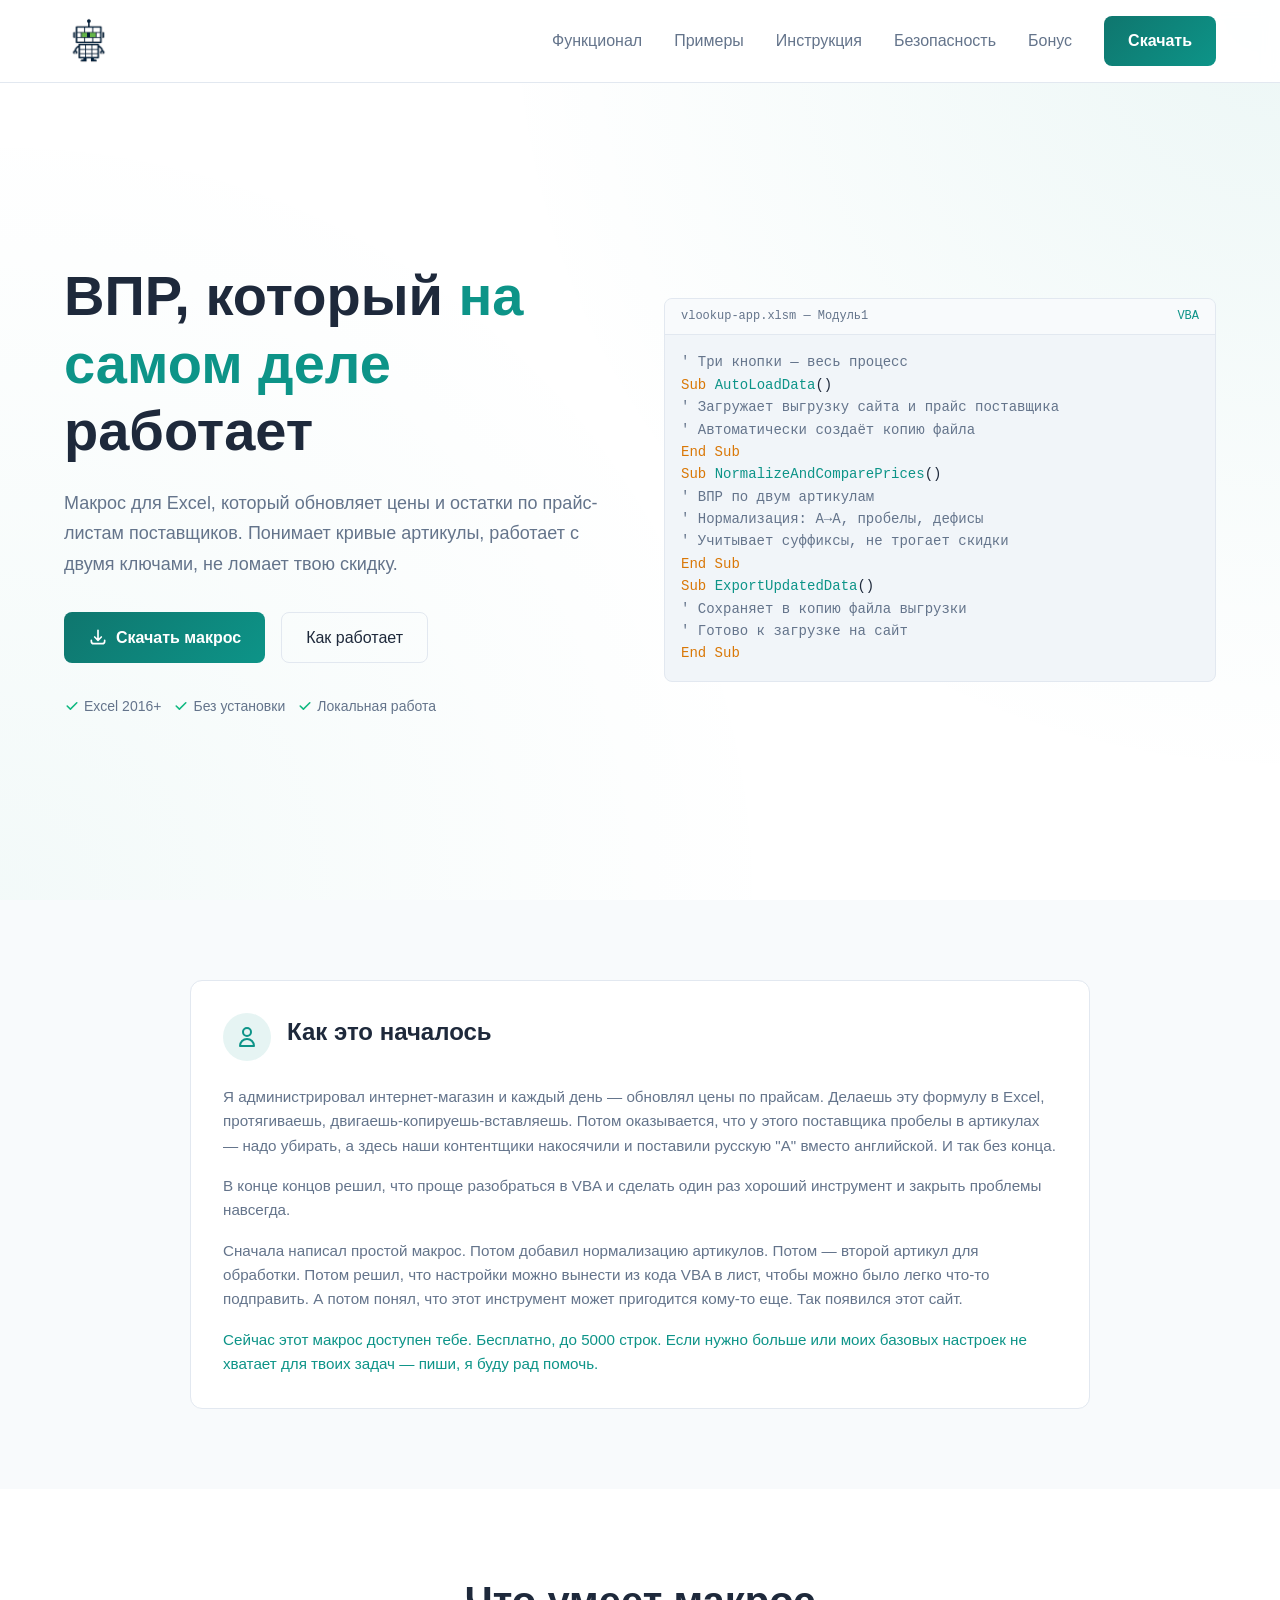
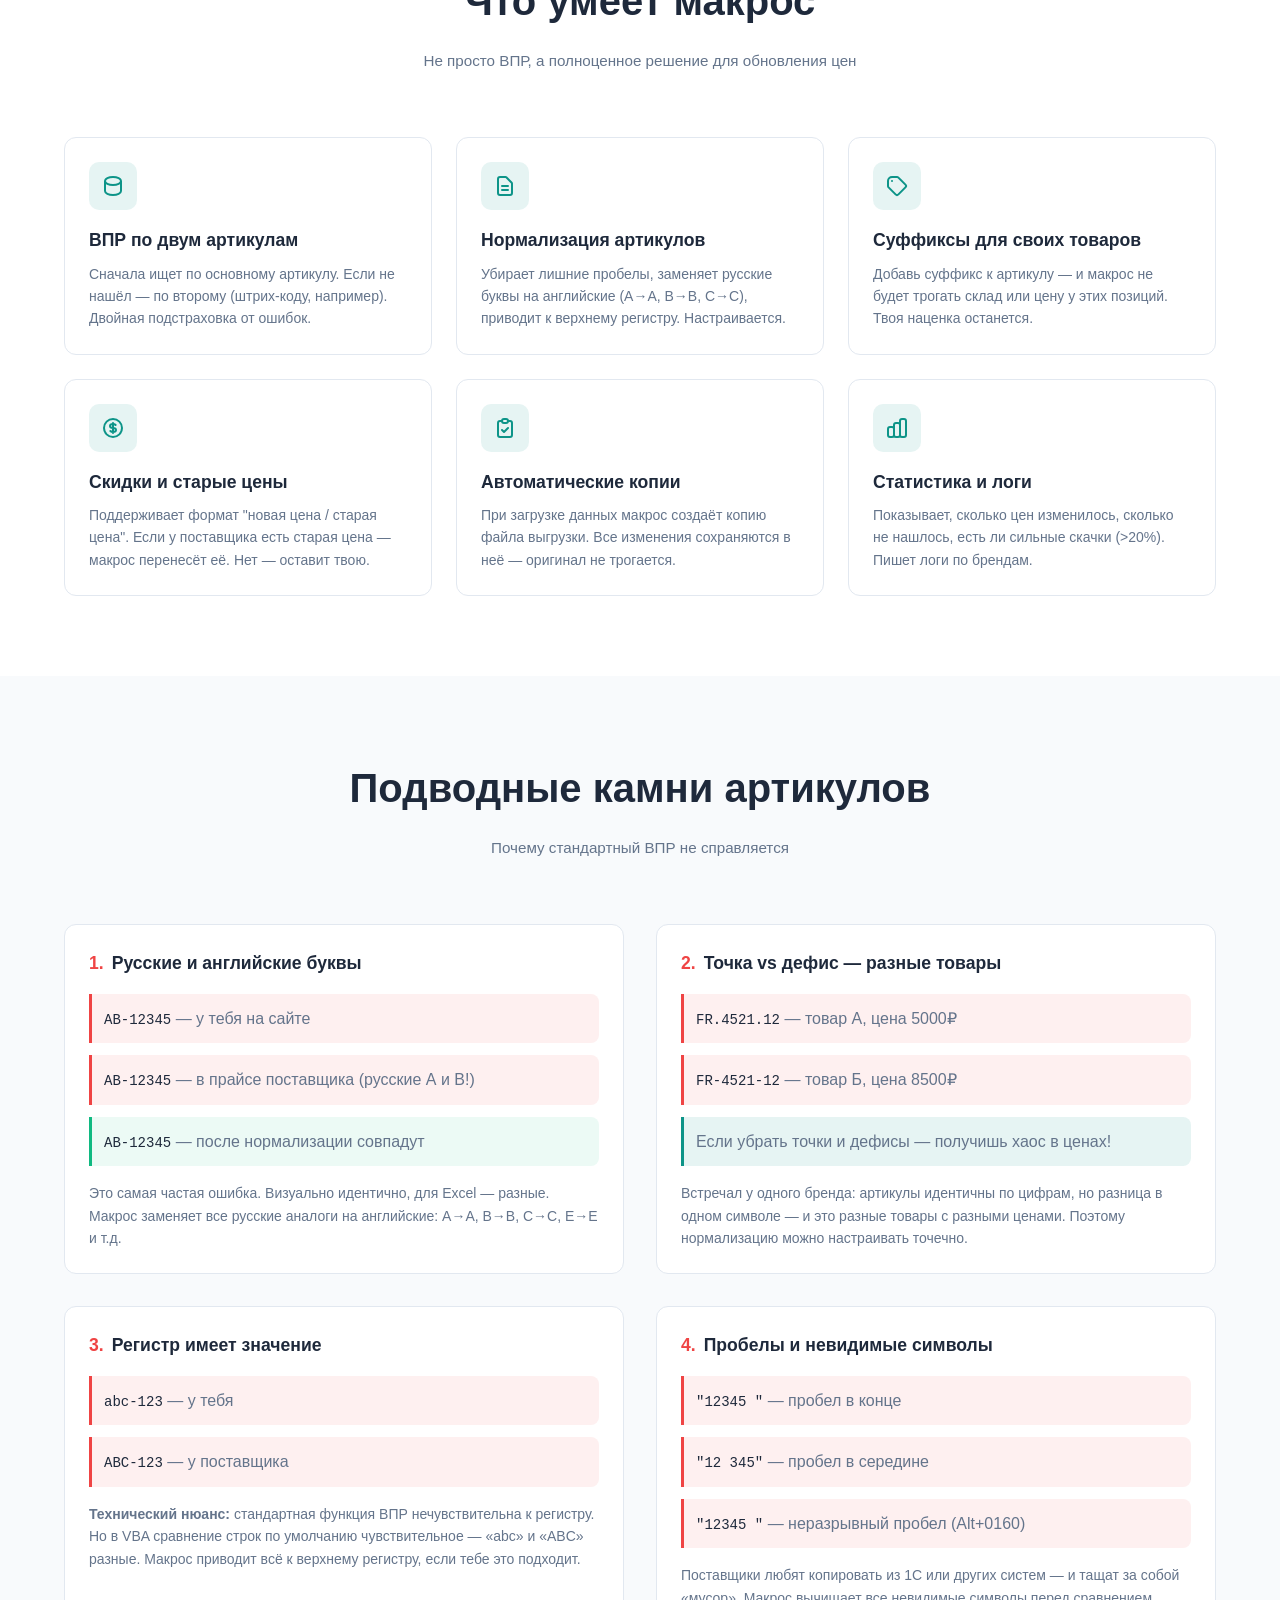
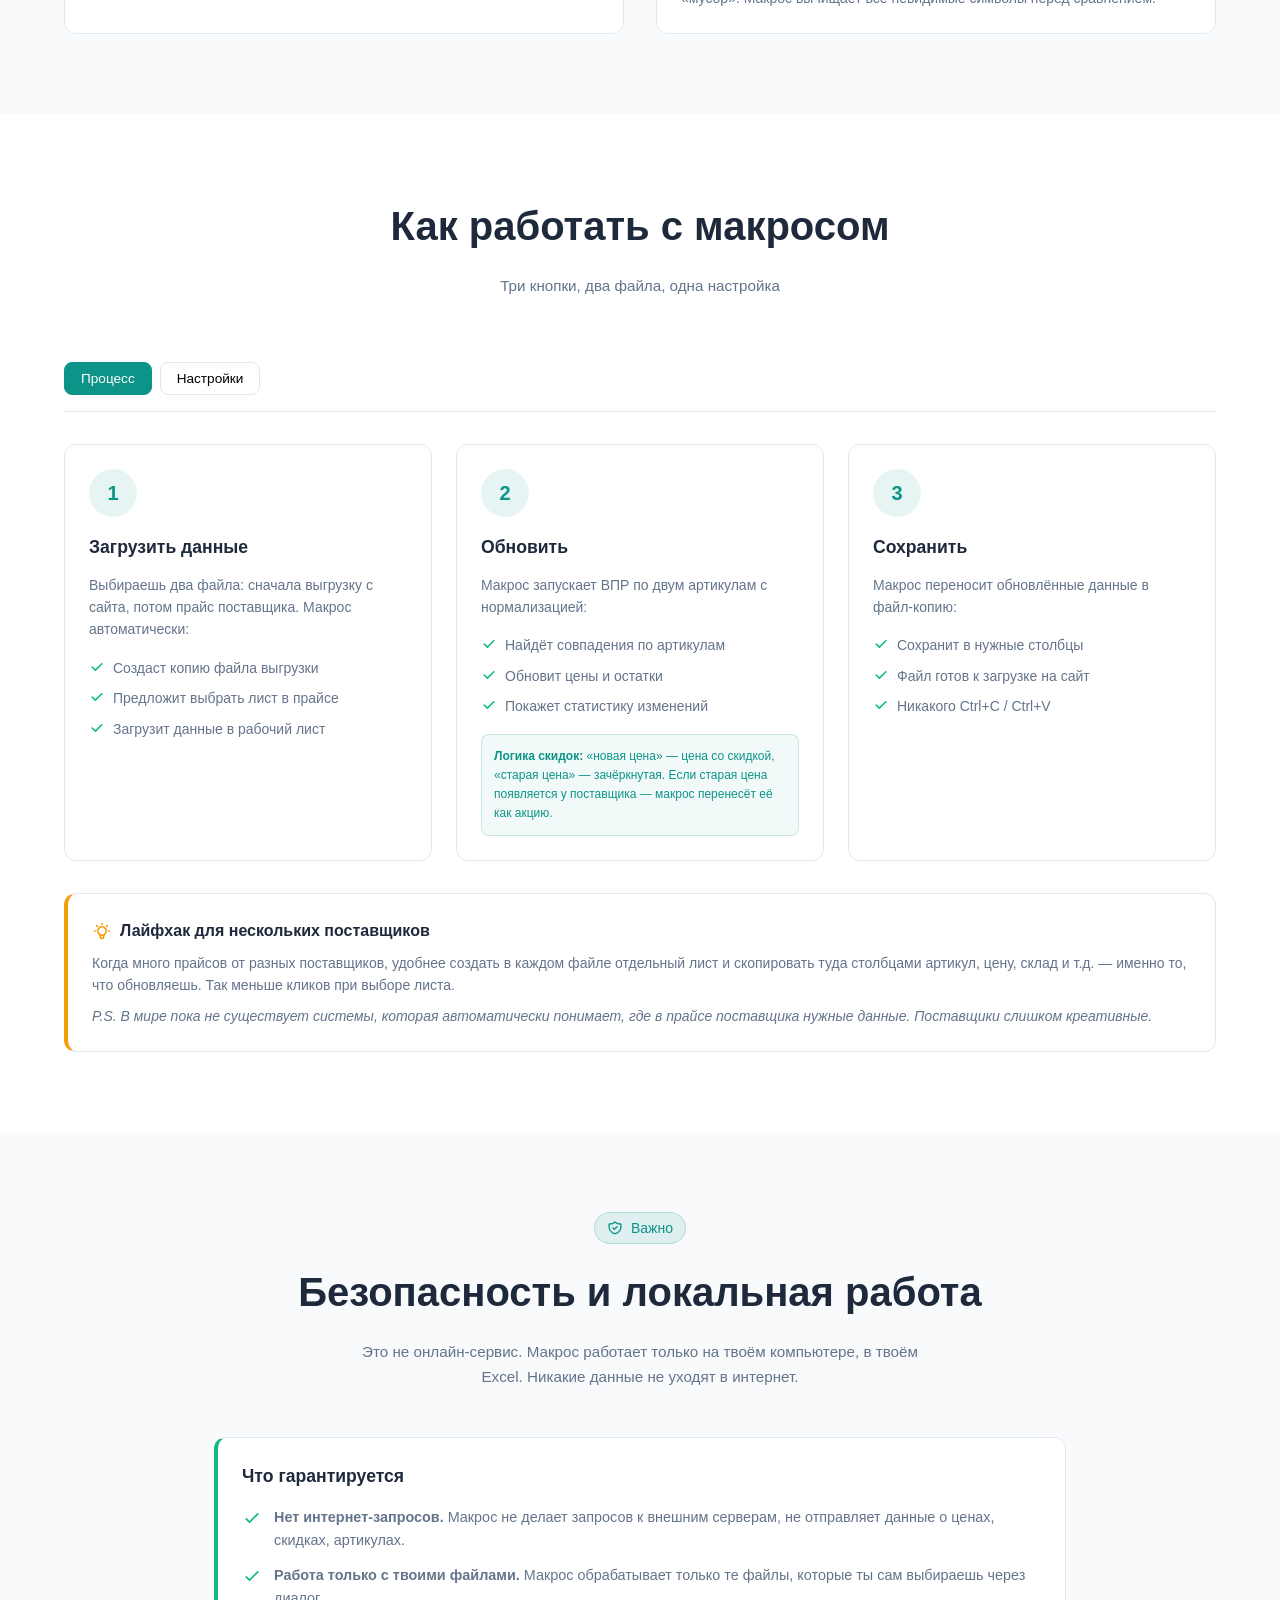
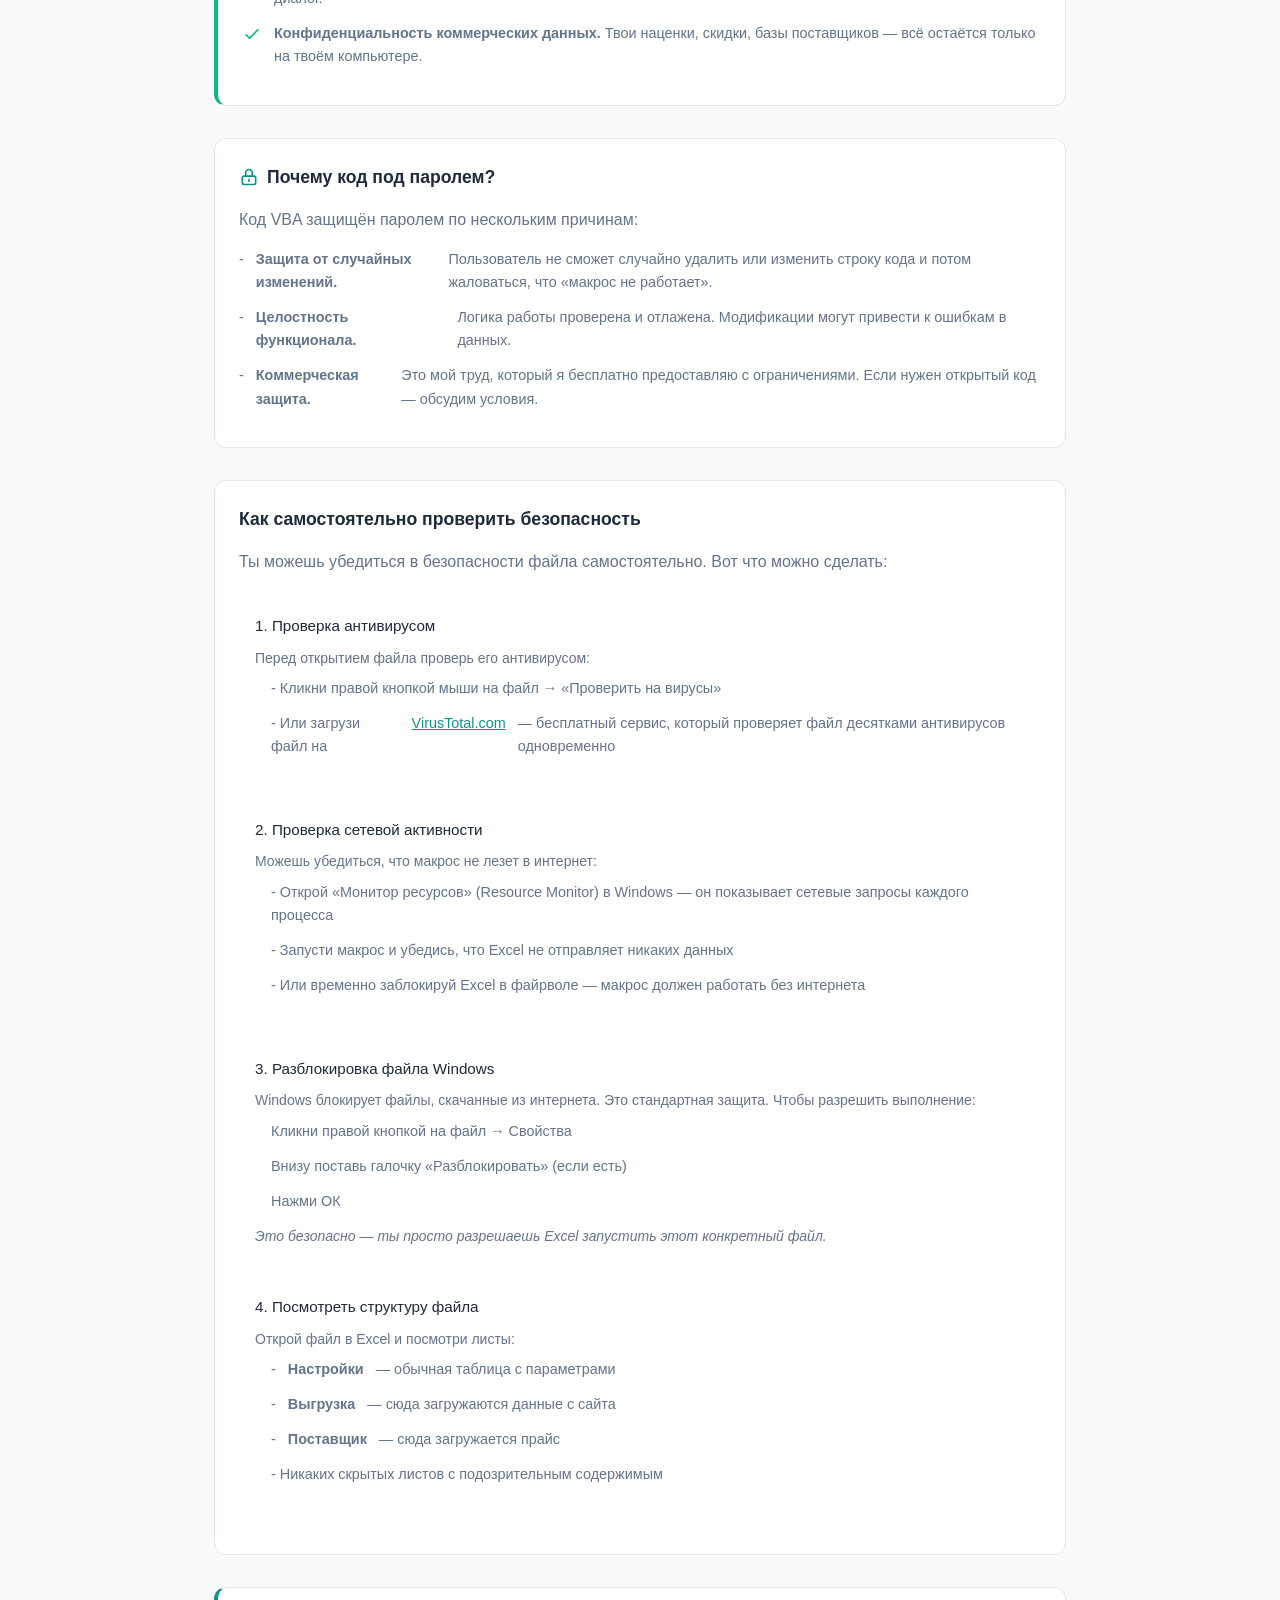
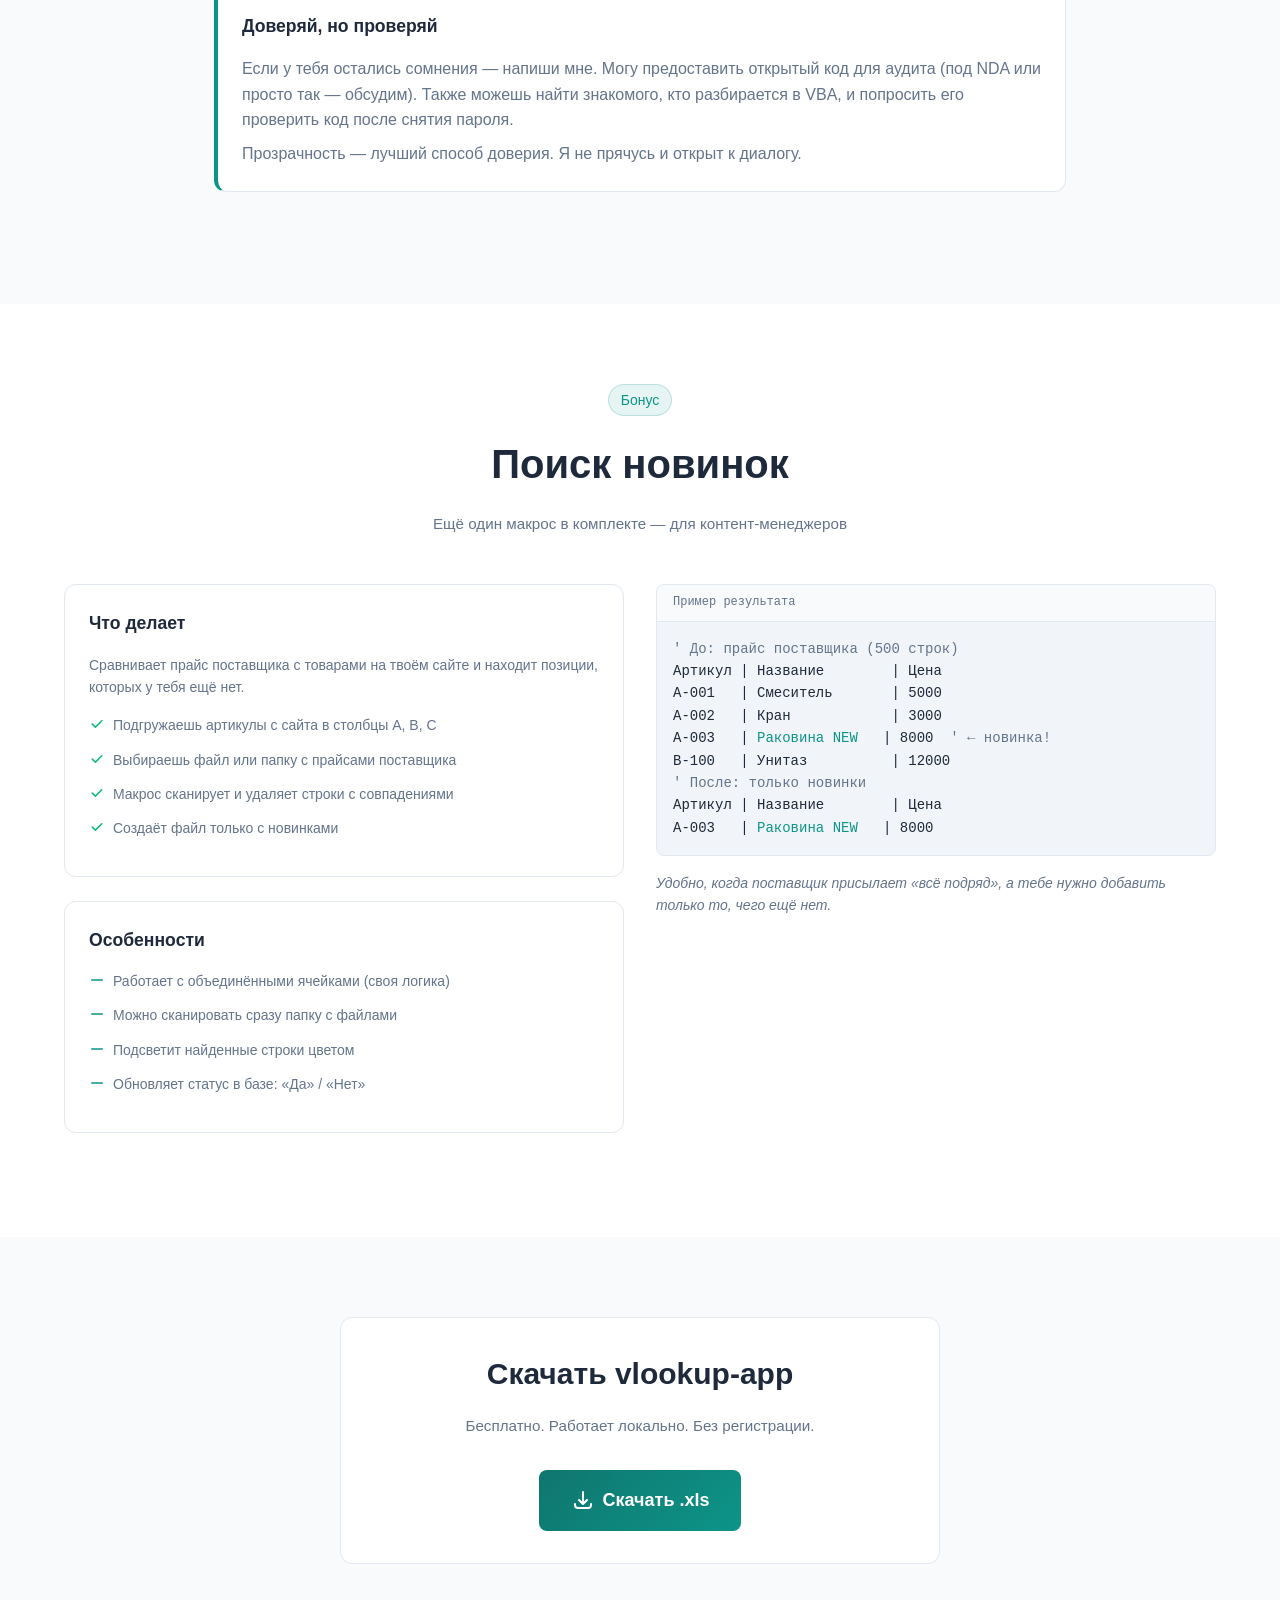
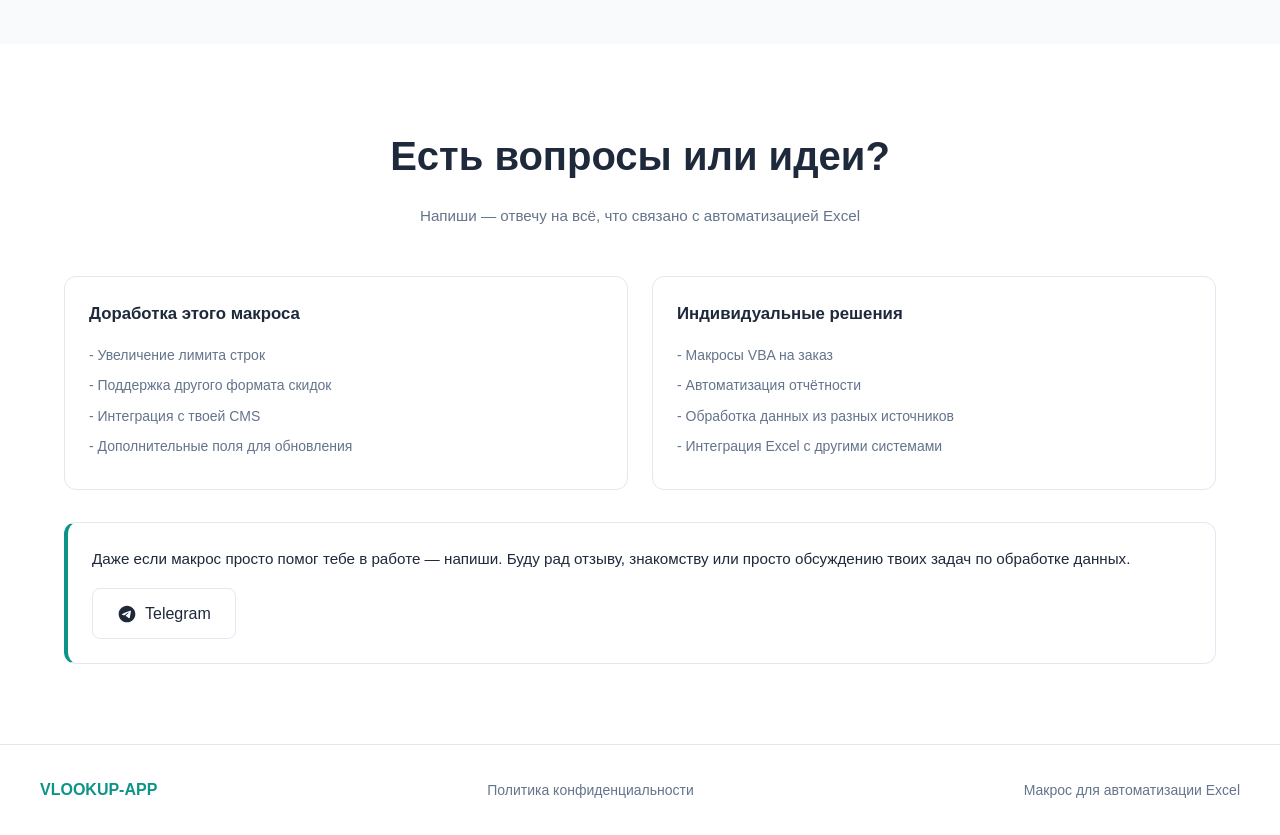
<file: index.html>
<!DOCTYPE html>
<html lang="ru">
<head>
    <meta charset="UTF-8">
    <meta name="viewport" content="width=device-width, initial-scale=1.0">
    
    <!-- Фавиконка -->
    <link rel="icon" href="favicon.svg" type="image/svg+xml">
    
    <meta name="yandex-verification" content="aaa22bf37cece413" />
    <title>VLOOKUP-APP — макрос обновления цен для Excel</title>
    <meta name="description" content="Бесплатный макрос VBA для автоматического обновления цен в Excel. ВПР по двум артикулам, нормализация, поиск новинок.">
    <meta name="keywords" content="ВПР, макрос VBA на заказ, автоматическое обновление цен, автоматизация excel, контент-менеджер">
    <link rel="stylesheet" href="style.css">
</head>
<body>

    <!-- Yandex.Metrika counter -->
    <script type="text/javascript">
        (function(m,e,t,r,i,k,a){
            m[i]=m[i]||function(){(m[i].a=m[i].a||[]).push(arguments)};
            m[i].l=1*new Date();
            for (var j = 0; j < document.scripts.length; j++) {if (document.scripts[j].src === r) { return; }}
            k=e.createElement(t),a=e.getElementsByTagName(t)[0],k.async=1,k.src=r,a.parentNode.insertBefore(k,a)
        })(window, document, 'script', 'https://mc.yandex.ru/metrika/tag.js?id=107224139', 'ym');
        ym(107224139, 'init', {ssr:true, webvisor:true, clickmap:true, ecommerce:"dataLayer", referrer: document.referrer, url: location.href, accurateTrackBounce:true, trackLinks:true});
    </script>
    <noscript><div><img src="https://mc.yandex.ru/watch/107224139" style="position:absolute; left:-9999px;" alt="" /></div></noscript>
    <!-- /Yandex.Metrika counter -->

    <!-- Navigation -->
    <nav class="nav">
        <div class="nav-inner">
            <a href="#">
                <img src="set.png" alt="VLOOKUP-APP" class="logo">
            </a>
            <div class="nav-links">
                <a href="#features" class="nav-link">Функционал</a>
                <a href="#examples" class="nav-link">Примеры</a>
                <a href="#instructions" class="nav-link">Инструкция</a>
                <a href="#security" class="nav-link">Безопасность</a>
                <a href="#bonus" class="nav-link">Бонус</a>
                <a href="https://github.com/allkirill/vlookup-app/releases/download/xls/vlookup-app.xls" class="btn-primary">Скачать</a>
            </div>
            <button class="mobile-menu-btn" id="mobile-menu-btn" aria-label="Меню">
                <svg width="24" height="24" fill="none" stroke="currentColor" viewBox="0 0 24 24">
                    <path stroke-linecap="round" stroke-linejoin="round" stroke-width="2" d="M4 6h16M4 12h16M4 18h16"/>
                </svg>
            </button>
        </div>
        <div class="mobile-menu" id="mobile-menu">
            <a href="#features">Функционал</a>
            <a href="#examples">Примеры</a>
            <a href="#instructions">Инструкция</a>
            <a href="#security">Безопасность</a>
            <a href="#bonus">Бонус</a>
            <a href="https://github.com/allkirill/vlookup-app/releases/download/xls/vlookup-app.xls" class="btn-primary" style="margin-top: 1rem; text-align: center;">Скачать</a>
        </div>
    </nav>

    <!-- Hero Section -->
    <section class="hero">
        <div class="hero-inner">
            <div class="fade-in">
                <h1>ВПР, который <span class="accent">на самом деле</span> работает</h1>
                <p>Макрос для Excel, который обновляет цены и остатки по прайс-листам поставщиков. Понимает кривые артикулы, работает с двумя ключами, не ломает твою скидку.</p>
                <div class="hero-buttons">
                    <a href="https://github.com/allkirill/vlookup-app/releases/download/xls/vlookup-app.xls" class="btn-primary">
                        <svg width="20" height="20" fill="none" stroke="currentColor" viewBox="0 0 24 24">
                            <path stroke-linecap="round" stroke-linejoin="round" stroke-width="2" d="M4 16v1a3 3 0 003 3h10a3 3 0 003-3v-1m-4-4l-4 4m0 0l-4-4m4 4V4"/>
                        </svg>
                        Скачать макрос
                    </a>
                    <a href="#instructions" class="btn-secondary">Как работает</a>
                </div>
                <div class="hero-features">
                    <span>
                        <svg fill="currentColor" viewBox="0 0 20 20">
                            <path fill-rule="evenodd" d="M16.707 5.293a1 1 0 010 1.414l-8 8a1 1 0 01-1.414 0l-4-4a1 1 0 011.414-1.414L8 12.586l7.293-7.293a1 1 0 011.414 0z" clip-rule="evenodd"/>
                        </svg>
                        Excel 2016+
                    </span>
                    <span>
                        <svg fill="currentColor" viewBox="0 0 20 20">
                            <path fill-rule="evenodd" d="M16.707 5.293a1 1 0 010 1.414l-8 8a1 1 0 01-1.414 0l-4-4a1 1 0 011.414-1.414L8 12.586l7.293-7.293a1 1 0 011.414 0z" clip-rule="evenodd"/>
                        </svg>
                        Без установки
                    </span>
                    <span>
                        <svg fill="currentColor" viewBox="0 0 20 20">
                            <path fill-rule="evenodd" d="M16.707 5.293a1 1 0 010 1.414l-8 8a1 1 0 01-1.414 0l-4-4a1 1 0 011.414-1.414L8 12.586l7.293-7.293a1 1 0 011.414 0z" clip-rule="evenodd"/>
                        </svg>
                        Локальная работа
                    </span>
                </div>
            </div>
            <div class="fade-in">
                <div class="code-block">
                    <div class="code-header">
                        <span>vlookup-app.xlsm — Модуль1</span>
                        <span style="color: var(--accent)">VBA</span>
                    </div>
                    <pre class="code-content"><code><span class="code-comment">' Три кнопки — весь процесс</span>
<span class="code-keyword">Sub</span> <span class="code-function">AutoLoadData</span>()
<span class="code-comment">' Загружает выгрузку сайта и прайс поставщика</span>
<span class="code-comment">' Автоматически создаёт копию файла</span>
<span class="code-keyword">End Sub</span>
<span class="code-keyword">Sub</span> <span class="code-function">NormalizeAndComparePrices</span>()
<span class="code-comment">' ВПР по двум артикулам</span>
<span class="code-comment">' Нормализация: А→A, пробелы, дефисы</span>
<span class="code-comment">' Учитывает суффиксы, не трогает скидки</span>
<span class="code-keyword">End Sub</span>
<span class="code-keyword">Sub</span> <span class="code-function">ExportUpdatedData</span>()
<span class="code-comment">' Сохраняет в копию файла выгрузки</span>
<span class="code-comment">' Готово к загрузке на сайт</span>
<span class="code-keyword">End Sub</span></code></pre>
                </div>
            </div>
        </div>
    </section>

    <!-- Story Section -->
    <section class="section-alt">
        <div class="section">
            <div class="story-card fade-in">
                <div class="story-header">
                    <div class="story-icon">
                        <svg fill="none" stroke="currentColor" viewBox="0 0 24 24">
                            <path stroke-linecap="round" stroke-linejoin="round" stroke-width="2" d="M16 7a4 4 0 11-8 0 4 4 0 018 0zM12 14a7 7 0 00-7 7h14a7 7 0 00-7-7z"/>
                        </svg>
                    </div>
                    <h2 style="font-size: 1.5rem; font-weight: 700;">Как это началось</h2>
                </div>
                <p>Я администрировал интернет-магазин и каждый день — обновлял цены по прайсам. Делаешь эту формулу в Excel, протягиваешь, двигаешь-копируешь-вставляешь. Потом оказывается, что у этого поставщика пробелы в артикулах — надо убирать, а здесь наши контентщики накосячили и поставили русскую "А" вместо английской. И так без конца.</p>
                <p>В конце концов решил, что проще разобраться в VBA и сделать один раз хороший инструмент и закрыть проблемы навсегда.</p>
                <p>Сначала написал простой макрос. Потом добавил нормализацию артикулов. Потом — второй артикул для обработки. Потом решил, что настройки можно вынести из кода VBA в лист, чтобы можно было легко что-то подправить. А потом понял, что этот инструмент может пригодится кому-то еще. Так появился этот сайт.</p>
                <p>Сейчас этот макрос доступен тебе. Бесплатно, до 5000 строк. Если нужно больше или моих базовых настроек не хватает для твоих задач — пиши, я буду рад помочь.</p>
            </div>
        </div>
    </section>

    <!-- Features Section -->
    <section id="features" class="section">
        <h2 class="section-title fade-in">Что умеет макрос</h2>
        <p class="section-subtitle fade-in">Не просто ВПР, а полноценное решение для обновления цен</p>
        <div class="features-grid">
            <div class="feature-card fade-in card-hover">
                <div class="feature-icon">
                    <svg fill="none" stroke="currentColor" viewBox="0 0 24 24">
                        <path stroke-linecap="round" stroke-linejoin="round" stroke-width="2" d="M4 7v10c0 2.21 3.582 4 8 4s8-1.79 8-4V7M4 7c0 2.21 3.582 4 8 4s8-1.79 8-4M4 7c0-2.21 3.582-4 8-4s8 1.79 8 4"/>
                    </svg>
                </div>
                <h3>ВПР по двум артикулам</h3>
                <p>Сначала ищет по основному артикулу. Если не нашёл — по второму (штрих-коду, например). Двойная подстраховка от ошибок.</p>
            </div>
            <div class="feature-card fade-in card-hover">
                <div class="feature-icon">
                    <svg fill="none" stroke="currentColor" viewBox="0 0 24 24">
                        <path stroke-linecap="round" stroke-linejoin="round" stroke-width="2" d="M9 12h6m-6 4h6m2 5H7a2 2 0 01-2-2V5a2 2 0 012-2h5.586a1 1 0 01.707.293l5.414 5.414a1 1 0 01.293.707V19a2 2 0 01-2 2z"/>
                    </svg>
                </div>
                <h3>Нормализация артикулов</h3>
                <p>Убирает лишние пробелы, заменяет русские буквы на английские (А→A, В→B, С→C), приводит к верхнему регистру. Настраивается.</p>
            </div>
            <div class="feature-card fade-in card-hover">
                <div class="feature-icon">
                    <svg fill="none" stroke="currentColor" viewBox="0 0 24 24">
                        <path stroke-linecap="round" stroke-linejoin="round" stroke-width="2" d="M7 7h.01M7 3h5c.512 0 1.024.195 1.414.586l7 7a2 2 0 010 2.828l-7 7a2 2 0 01-2.828 0l-7-7A1.994 1.994 0 013 12V7a4 4 0 014-4z"/>
                    </svg>
                </div>
                <h3>Суффиксы для своих товаров</h3>
                <p>Добавь суффикс к артикулу — и макрос не будет трогать склад или цену у этих позиций. Твоя наценка останется.</p>
            </div>
            <div class="feature-card fade-in card-hover">
                <div class="feature-icon">
                    <svg fill="none" stroke="currentColor" viewBox="0 0 24 24">
                        <path stroke-linecap="round" stroke-linejoin="round" stroke-width="2" d="M12 8c-1.657 0-3 .895-3 2s1.343 2 3 2 3 .895 3 2-1.343 2-3 2m0-8c1.11 0 2.08.402 2.599 1M12 8V7m0 1v8m0 0v1m0-1c-1.11 0-2.08-.402-2.599-1M21 12a9 9 0 11-18 0 9 9 0 0118 0z"/>
                    </svg>
                </div>
                <h3>Скидки и старые цены</h3>
                <p>Поддерживает формат "новая цена / старая цена". Если у поставщика есть старая цена — макрос перенесёт её. Нет — оставит твою.</p>
            </div>
            <div class="feature-card fade-in card-hover">
                <div class="feature-icon">
                    <svg fill="none" stroke="currentColor" viewBox="0 0 24 24">
                        <path stroke-linecap="round" stroke-linejoin="round" stroke-width="2" d="M9 5H7a2 2 0 00-2 2v12a2 2 0 002 2h10a2 2 0 002-2V7a2 2 0 00-2-2h-2M9 5a2 2 0 002 2h2a2 2 0 002-2M9 5a2 2 0 012-2h2a2 2 0 012 2m-6 9l2 2 4-4"/>
                    </svg>
                </div>
                <h3>Автоматические копии</h3>
                <p>При загрузке данных макрос создаёт копию файла выгрузки. Все изменения сохраняются в неё — оригинал не трогается.</p>
            </div>
            <div class="feature-card fade-in card-hover">
                <div class="feature-icon">
                    <svg fill="none" stroke="currentColor" viewBox="0 0 24 24">
                        <path stroke-linecap="round" stroke-linejoin="round" stroke-width="2" d="M9 19v-6a2 2 0 00-2-2H5a2 2 0 00-2 2v6a2 2 0 002 2h2a2 2 0 002-2zm0 0V9a2 2 0 012-2h2a2 2 0 012 2v10m-6 0a2 2 0 002 2h2a2 2 0 002-2m0 0V5a2 2 0 012-2h2a2 2 0 012 2v14a2 2 0 01-2 2h-2a2 2 0 01-2-2z"/>
                    </svg>
                </div>
                <h3>Статистика и логи</h3>
                <p>Показывает, сколько цен изменилось, сколько не нашлось, есть ли сильные скачки (>20%). Пишет логи по брендам.</p>
            </div>
        </div>
    </section>

    <!-- Examples Section -->
    <section id="examples" class="section-alt">
        <div class="section">
            <h2 class="section-title fade-in">Подводные камни артикулов</h2>
            <p class="section-subtitle fade-in">Почему стандартный ВПР не справляется</p>
            <div class="examples-grid">
                <div class="example-card fade-in">
                    <h3><span style="color: var(--danger)">1.</span> Русские и английские буквы</h3>
                    <div class="example-bad">
                        <code>AB-12345</code> <span style="color: var(--muted)">— у тебя на сайте</span>
                    </div>
                    <div class="example-bad">
                        <code>АВ-12345</code> <span style="color: var(--muted)">— в прайсе поставщика (русские А и В!)</span>
                    </div>
                    <div class="example-good">
                        <code>AB-12345</code> <span style="color: var(--muted)">— после нормализации совпадут</span>
                    </div>
                    <p>Это самая частая ошибка. Визуально идентично, для Excel — разные. Макрос заменяет все русские аналоги на английские: А→A, В→B, С→C, Е→E и т.д.</p>
                </div>
                <div class="example-card fade-in">
                    <h3><span style="color: var(--danger)">2.</span> Точка vs дефис — разные товары</h3>
                    <div class="example-bad">
                        <code>FR.4521.12</code> <span style="color: var(--muted)">— товар А, цена 5000₽</span>
                    </div>
                    <div class="example-bad">
                        <code>FR-4521-12</code> <span style="color: var(--muted)">— товар Б, цена 8500₽</span>
                    </div>
                    <div class="example-accent">
                        <span style="color: var(--muted)">Если убрать точки и дефисы — получишь хаос в ценах!</span>
                    </div>
                    <p>Встречал у одного бренда: артикулы идентичны по цифрам, но разница в одном символе — и это разные товары с разными ценами. Поэтому нормализацию можно настраивать точечно.</p>
                </div>
                <div class="example-card fade-in">
                    <h3><span style="color: var(--danger)">3.</span> Регистр имеет значение</h3>
                    <div class="example-bad">
                        <code>abc-123</code> <span style="color: var(--muted)">— у тебя</span>
                    </div>
                    <div class="example-bad">
                        <code>ABC-123</code> <span style="color: var(--muted)">— у поставщика</span>
                    </div>
                    <p><strong>Технический нюанс:</strong> стандартная функция ВПР нечувствительна к регистру. Но в VBA сравнение строк по умолчанию чувствительное — «abc» и «ABC» разные. Макрос приводит всё к верхнему регистру, если тебе это подходит.</p>
                </div>
                <div class="example-card fade-in">
                    <h3><span style="color: var(--danger)">4.</span> Пробелы и невидимые символы</h3>
                    <div class="example-bad">
                        <code>"12345 "</code> <span style="color: var(--muted)">— пробел в конце</span>
                    </div>
                    <div class="example-bad">
                        <code>"12 345"</code> <span style="color: var(--muted)">— пробел в середине</span>
                    </div>
                    <div class="example-bad">
                        <code>"12345&nbsp;"</code> <span style="color: var(--muted)">— неразрывный пробел (Alt+0160)</span>
                    </div>
                    <p>Поставщики любят копировать из 1С или других систем — и тащат за собой «мусор». Макрос вычищает все невидимые символы перед сравнением.</p>
                </div>
            </div>
        </div>
    </section>

    <!-- Instructions Section -->
    <section id="instructions" class="section">
        <h2 class="section-title fade-in">Как работать с макросом</h2>
        <p class="section-subtitle fade-in">Три кнопки, два файла, одна настройка</p>
        
        <div class="tabs fade-in">
            <button class="tab-btn active" data-tab="workflow">Процесс</button>
            <button class="tab-btn" data-tab="settings">Настройки</button>
        </div>
        
        <div id="tab-workflow" class="tab-content active">
            <div class="steps-grid">
                <div class="step-card fade-in">
                    <div class="step-number">1</div>
                    <h3>Загрузить данные</h3>
                    <p>Выбираешь два файла: сначала выгрузку с сайта, потом прайс поставщика. Макрос автоматически:</p>
                    <ul>
                        <li>
                            <svg fill="currentColor" viewBox="0 0 20 20"><path fill-rule="evenodd" d="M16.707 5.293a1 1 0 010 1.414l-8 8a1 1 0 01-1.414 0l-4-4a1 1 0 011.414-1.414L8 12.586l7.293-7.293a1 1 0 011.414 0z" clip-rule="evenodd"/></svg>
                            Создаст копию файла выгрузки
                        </li>
                        <li>
                            <svg fill="currentColor" viewBox="0 0 20 20"><path fill-rule="evenodd" d="M16.707 5.293a1 1 0 010 1.414l-8 8a1 1 0 01-1.414 0l-4-4a1 1 0 011.414-1.414L8 12.586l7.293-7.293a1 1 0 011.414 0z" clip-rule="evenodd"/></svg>
                            Предложит выбрать лист в прайсе
                        </li>
                        <li>
                            <svg fill="currentColor" viewBox="0 0 20 20"><path fill-rule="evenodd" d="M16.707 5.293a1 1 0 010 1.414l-8 8a1 1 0 01-1.414 0l-4-4a1 1 0 011.414-1.414L8 12.586l7.293-7.293a1 1 0 011.414 0z" clip-rule="evenodd"/></svg>
                            Загрузит данные в рабочий лист
                        </li>
                    </ul>
                </div>
                <div class="step-card fade-in">
                    <div class="step-number">2</div>
                    <h3>Обновить</h3>
                    <p>Макрос запускает ВПР по двум артикулам с нормализацией:</p>
                    <ul>
                        <li>
                            <svg fill="currentColor" viewBox="0 0 20 20"><path fill-rule="evenodd" d="M16.707 5.293a1 1 0 010 1.414l-8 8a1 1 0 01-1.414 0l-4-4a1 1 0 011.414-1.414L8 12.586l7.293-7.293a1 1 0 011.414 0z" clip-rule="evenodd"/></svg>
                            Найдёт совпадения по артикулам
                        </li>
                        <li>
                            <svg fill="currentColor" viewBox="0 0 20 20"><path fill-rule="evenodd" d="M16.707 5.293a1 1 0 010 1.414l-8 8a1 1 0 01-1.414 0l-4-4a1 1 0 011.414-1.414L8 12.586l7.293-7.293a1 1 0 011.414 0z" clip-rule="evenodd"/></svg>
                            Обновит цены и остатки
                        </li>
                        <li>
                            <svg fill="currentColor" viewBox="0 0 20 20"><path fill-rule="evenodd" d="M16.707 5.293a1 1 0 010 1.414l-8 8a1 1 0 01-1.414 0l-4-4a1 1 0 011.414-1.414L8 12.586l7.293-7.293a1 1 0 011.414 0z" clip-rule="evenodd"/></svg>
                            Покажет статистику изменений
                        </li>
                    </ul>
                    <div class="step-note">
                        <strong>Логика скидок:</strong> «новая цена» — цена со скидкой, «старая цена» — зачёркнутая. Если старая цена появляется у поставщика — макрос перенесёт её как акцию.
                    </div>
                </div>
                <div class="step-card fade-in">
                    <div class="step-number">3</div>
                    <h3>Сохранить</h3>
                    <p>Макрос переносит обновлённые данные в файл-копию:</p>
                    <ul>
                        <li>
                            <svg fill="currentColor" viewBox="0 0 20 20"><path fill-rule="evenodd" d="M16.707 5.293a1 1 0 010 1.414l-8 8a1 1 0 01-1.414 0l-4-4a1 1 0 011.414-1.414L8 12.586l7.293-7.293a1 1 0 011.414 0z" clip-rule="evenodd"/></svg>
                            Сохранит в нужные столбцы
                        </li>
                        <li>
                            <svg fill="currentColor" viewBox="0 0 20 20"><path fill-rule="evenodd" d="M16.707 5.293a1 1 0 010 1.414l-8 8a1 1 0 01-1.414 0l-4-4a1 1 0 011.414-1.414L8 12.586l7.293-7.293a1 1 0 011.414 0z" clip-rule="evenodd"/></svg>
                            Файл готов к загрузке на сайт
                        </li>
                        <li>
                            <svg fill="currentColor" viewBox="0 0 20 20"><path fill-rule="evenodd" d="M16.707 5.293a1 1 0 010 1.414l-8 8a1 1 0 01-1.414 0l-4-4a1 1 0 011.414-1.414L8 12.586l7.293-7.293a1 1 0 011.414 0z" clip-rule="evenodd"/></svg>
                            Никакого Ctrl+C / Ctrl+V
                        </li>
                    </ul>
                </div>
            </div>
            
            <div class="lifehack fade-in">
                <h4>
                    <svg fill="none" stroke="currentColor" viewBox="0 0 24 24">
                        <path stroke-linecap="round" stroke-linejoin="round" stroke-width="2" d="M9.663 17h4.673M12 3v1m6.364 1.636l-.707.707M21 12h-1M4 12H3m3.343-5.657l-.707-.707m2.828 9.9a5 5 0 117.072 0l-.548.547A3.374 3.374 0 0014 18.469V19a2 2 0 11-4 0v-.531c0-.895-.356-1.754-.988-2.386l-.548-.547z"/>
                    </svg>
                    Лайфхак для нескольких поставщиков
                </h4>
                <p>Когда много прайсов от разных поставщиков, удобнее создать в каждом файле отдельный лист и скопировать туда столбцами артикул, цену, склад и т.д. — именно то, что обновляешь. Так меньше кликов при выборе листа.</p>
                <p style="font-style: italic; margin-top: 0.5rem;">P.S. В мире пока не существует системы, которая автоматически понимает, где в прайсе поставщика нужные данные. Поставщики слишком креативные.</p>
            </div>
        </div>
        
        <div id="tab-settings" class="tab-content">
            <div class="card fade-in">
                <div style="padding: 1rem; background: var(--bg-elevated); border-bottom: 1px solid var(--border);">
                    <h3 style="font-weight: 600;">Лист «Настройки»</h3>
                    <p style="font-size: 0.875rem; color: var(--muted);">Укажи, в каких столбцах лежат данные</p>
                </div>
                <div class="table-wrapper">
                    <table class="table-styled">
                        <thead>
                            <tr>
                                <th>Параметр</th>
                                <th>Пример значения</th>
                                <th>Описание</th>
                            </tr>
                        </thead>
                        <tbody>
                            <tr><td><code>Имя листа Выгрузки</code></td><td>brands_santehnica</td><td>Название листа в рабочем файле для данных сайта</td></tr>
                            <tr><td><code>Имя листа Поставщика</code></td><td>Прайс</td><td>Название листа для данных поставщика</td></tr>
                            <tr><td><code>Р-С_Артикул1</code></td><td>A</td><td>Столбец с основным артикулом сайта</td></tr>
                            <tr><td><code>Р-С_Артикул2</code></td><td>B</td><td>Столбец со вторым артикулом (штрих-код и т.п.)</td></tr>
                            <tr><td><code>Р-С_Цена новая</code></td><td>C</td><td>Столбец с текущей ценой на сайте</td></tr>
                            <tr><td><code>Р-С_Цена старая</code></td><td>D</td><td>Столбец со старой (зачёркнутой) ценой</td></tr>
                            <tr><td><code>Р-С_Склад</code></td><td>E</td><td>Столбец с остатками</td></tr>
                            <tr><td><code>Р-П_Артикул1</code></td><td>A</td><td>Столбец с артикулом в прайсе поставщика</td></tr>
                            <tr><td><code>Р-П_Цена новая</code></td><td>B</td><td>Столбец с ценой поставщика</td></tr>
                            <tr><td><code>И-С_Имя листа в файле</code></td><td>Sheet1</td><td>Название листа в файле выгрузки с сайта</td></tr>
                            <tr><td><code>И-П_Столбец Артикул основной</code></td><td>1</td><td>Номер столбца в файле прайса поставщика</td></tr>
                        </tbody>
                    </table>
                </div>
                <div class="table-warning">
                    <strong>Важно:</strong> Столбец A на листе настроек нельзя изменять — там названия параметров. Меняй только значения в столбце B.
                </div>
            </div>
            
            <div class="accordion fade-in">
                <div class="accordion-toggle" data-target="accordion-normalization">
                    <span>Настройка нормализации артикулов</span>
                    <svg class="accordion-icon" fill="none" stroke="currentColor" viewBox="0 0 24 24">
                        <path stroke-linecap="round" stroke-linejoin="round" stroke-width="2" d="M19 9l-7 7-7-7"/>
                    </svg>
                </div>
                <div id="accordion-normalization" class="accordion-content">
                    <div class="accordion-inner">
                        <p>В разделе «ЗАМЕНА И УДАЛЕНИЕ СИМВОЛОВ» можно настроить, какие символы удалять или заменять:</p>
                        <div class="code-block" style="margin: 1rem 0;">
                            <pre class="code-content"><code>"." → ""     ' удалить точки
"-" → ""     ' удалить дефисы
" " → ""     ' удалить пробелы</code></pre>
                        </div>
                        <p>В разделе «ДОПОЛНИТЕЛЬНЫЕ ФУНКЦИИ»:</p>
                        <ul>
                            <li><code>Замена русских букв на английские</code> — Да/Нет</li>
                            <li><code>Преобразовать в верхний регистр</code> — Да/Нет</li>
                        </ul>
                    </div>
                </div>
            </div>
            
            <div class="accordion fade-in">
                <div class="accordion-toggle" data-target="accordion-suffixes">
                    <span>Настройка суффиксов</span>
                    <svg class="accordion-icon" fill="none" stroke="currentColor" viewBox="0 0 24 24">
                        <path stroke-linecap="round" stroke-linejoin="round" stroke-width="2" d="M19 9l-7 7-7-7"/>
                    </svg>
                </div>
                <div id="accordion-suffixes" class="accordion-content">
                    <div class="accordion-inner">
                        <p>Суффиксы позволяют защитить некоторые товары от обновления. Добавь суффикс к артикулу на своём сайте — и макрос будет знать, что делать:</p>
                        <div class="table-wrapper" style="margin: 1rem 0;">
                            <table class="table-styled">
                                <thead>
                                    <tr><th>Тип</th><th>Поведение макроса</th></tr>
                                </thead>
                                <tbody>
                                    <tr><td>1</td><td>Не обновляет склад (цена обновляется)</td></tr>
                                    <tr><td>2</td><td>Не обновляет ни склад, ни цену</td></tr>
                                </tbody>
                            </table>
                        </div>
                        <p>Пример: артикул <code>ABC-123_wh</code> с типом 1 — цена обновится, склад останется твоим.</p>
                    </div>
                </div>
            </div>
        </div>
    </section>

    <!-- Security Section -->
    <section id="security" class="section-alt">
        <div class="section security-section">
            <div class="fade-in" style="text-align: center; margin-bottom: 3rem;">
                <div class="tag" style="margin-bottom: 1rem;">
                    <svg width="16" height="16" fill="none" stroke="currentColor" viewBox="0 0 24 24">
                        <path stroke-linecap="round" stroke-linejoin="round" stroke-width="2" d="M9 12l2 2 4-4m5.618-4.016A11.955 11.955 0 0112 2.944a11.955 11.955 0 01-8.618 3.04A12.02 12.02 0 003 9c0 5.591 3.824 10.29 9 11.622 5.176-1.332 9-6.03 9-11.622 0-1.042-.133-2.052-.382-3.016z"/>
                    </svg>
                    Важно
                </div>
                <h2 class="section-title">Безопасность и локальная работа</h2>
                <p class="section-subtitle" style="margin-bottom: 0;">Это не онлайн-сервис. Макрос работает только на твоём компьютере, в твоём Excel. Никакие данные не уходят в интернет.</p>
            </div>
            
            <div class="security-card border-success fade-in">
                <h3>Что гарантируется</h3>
                <ul>
                    <li>
                        <svg fill="none" stroke="currentColor" viewBox="0 0 24 24"><path stroke-linecap="round" stroke-linejoin="round" stroke-width="2" d="M5 13l4 4L19 7"/></svg>
                        <span><strong>Нет интернет-запросов.</strong> Макрос не делает запросов к внешним серверам, не отправляет данные о ценах, скидках, артикулах.</span>
                    </li>
                    <li>
                        <svg fill="none" stroke="currentColor" viewBox="0 0 24 24"><path stroke-linecap="round" stroke-linejoin="round" stroke-width="2" d="M5 13l4 4L19 7"/></svg>
                        <span><strong>Работа только с твоими файлами.</strong> Макрос обрабатывает только те файлы, которые ты сам выбираешь через диалог.</span>
                    </li>
                    <li>
                        <svg fill="none" stroke="currentColor" viewBox="0 0 24 24"><path stroke-linecap="round" stroke-linejoin="round" stroke-width="2" d="M5 13l4 4L19 7"/></svg>
                        <span><strong>Конфиденциальность коммерческих данных.</strong> Твои наценки, скидки, базы поставщиков — всё остаётся только на твоём компьютере.</span>
                    </li>
                </ul>
            </div>
            
            <div class="security-card fade-in">
                <h3>
                    <svg fill="none" stroke="currentColor" viewBox="0 0 24 24">
                        <path stroke-linecap="round" stroke-linejoin="round" stroke-width="2" d="M12 15v2m-6 4h12a2 2 0 002-2v-6a2 2 0 00-2-2H6a2 2 0 00-2 2v6a2 2 0 002 2zm10-10V7a4 4 0 00-8 0v4h8z"/>
                    </svg>
                    Почему код под паролем?
                </h3>
                <p style="color: var(--muted); margin-bottom: 1rem;">Код VBA защищён паролем по нескольким причинам:</p>
                <ul style="color: var(--muted);">
                    <li style="margin-bottom: 0.75rem;">- <strong>Защита от случайных изменений.</strong> Пользователь не сможет случайно удалить или изменить строку кода и потом жаловаться, что «макрос не работает».</li>
                    <li style="margin-bottom: 0.75rem;">- <strong>Целостность функционала.</strong> Логика работы проверена и отлажена. Модификации могут привести к ошибкам в данных.</li>
                    <li style="margin-bottom: 0.75rem;">- <strong>Коммерческая защита.</strong> Это мой труд, который я бесплатно предоставляю с ограничениями. Если нужен открытый код — обсудим условия.</li>
                </ul>
            </div>
            
            <div class="security-card fade-in">
                <h3>Как самостоятельно проверить безопасность</h3>
                <p style="color: var(--muted); margin-bottom: 1.5rem;">Ты можешь убедиться в безопасности файла самостоятельно. Вот что можно сделать:</p>
                
                <div class="security-check">
                    <h4>1. Проверка антивирусом</h4>
                    <p>Перед открытием файла проверь его антивирусом:</p>
                    <ul>
                        <li>- Кликни правой кнопкой мыши на файл → «Проверить на вирусы»</li>
                        <li>- Или загрузи файл на <a href="https://www.virustotal.com" target="_blank">VirusTotal.com</a> — бесплатный сервис, который проверяет файл десятками антивирусов одновременно</li>
                    </ul>
                </div>
                
                <div class="security-check">
                    <h4>2. Проверка сетевой активности</h4>
                    <p>Можешь убедиться, что макрос не лезет в интернет:</p>
                    <ul>
                        <li>- Открой «Монитор ресурсов» (Resource Monitor) в Windows — он показывает сетевые запросы каждого процесса</li>
                        <li>- Запусти макрос и убедись, что Excel не отправляет никаких данных</li>
                        <li>- Или временно заблокируй Excel в файрволе — макрос должен работать без интернета</li>
                    </ul>
                </div>
                
                <div class="security-check">
                    <h4>3. Разблокировка файла Windows</h4>
                    <p>Windows блокирует файлы, скачанные из интернета. Это стандартная защита. Чтобы разрешить выполнение:</p>
                    <ol style="margin-left: 1rem; margin-top: 0.5rem;">
                        <li>Кликни правой кнопкой на файл → Свойства</li>
                        <li>Внизу поставь галочку «Разблокировать» (если есть)</li>
                        <li>Нажми ОК</li>
                    </ol>
                    <p style="font-style: italic; margin-top: 0.5rem;">Это безопасно — ты просто разрешаешь Excel запустить этот конкретный файл.</p>
                </div>
                
                <div class="security-check">
                    <h4>4. Посмотреть структуру файла</h4>
                    <p>Открой файл в Excel и посмотри листы:</p>
                    <ul>
                        <li>- <strong>Настройки</strong> — обычная таблица с параметрами</li>
                        <li>- <strong>Выгрузка</strong> — сюда загружаются данные с сайта</li>
                        <li>- <strong>Поставщик</strong> — сюда загружается прайс</li>
                        <li>- Никаких скрытых листов с подозрительным содержимым</li>
                    </ul>
                </div>
            </div>
            
            <div class="security-card border-accent fade-in">
                <h3>Доверяй, но проверяй</h3>
                <p style="color: var(--muted);">Если у тебя остались сомнения — напиши мне. Могу предоставить открытый код для аудита (под NDA или просто так — обсудим). Также можешь найти знакомого, кто разбирается в VBA, и попросить его проверить код после снятия пароля.</p>
                <p style="color: var(--muted); margin-top: 0.5rem;">Прозрачность — лучший способ доверия. Я не прячусь и открыт к диалогу.</p>
            </div>
        </div>
    </section>

    <!-- Bonus Section -->
    <section id="bonus" class="section">
        <div style="text-align: center; margin-bottom: 3rem;" class="fade-in">
            <div class="tag" style="margin-bottom: 1rem;">Бонус</div>
            <h2 class="section-title">Поиск новинок</h2>
            <p class="section-subtitle" style="margin-bottom: 0;">Ещё один макрос в комплекте — для контент-менеджеров</p>
        </div>
        <div class="bonus-grid">
            <div class="fade-in">
                <div class="bonus-card">
                    <h3>Что делает</h3>
                    <p>Сравнивает прайс поставщика с товарами на твоём сайте и находит позиции, которых у тебя ещё нет.</p>
                    <ul>
                        <li>
                            <svg fill="currentColor" viewBox="0 0 20 20"><path fill-rule="evenodd" d="M16.707 5.293a1 1 0 010 1.414l-8 8a1 1 0 01-1.414 0l-4-4a1 1 0 011.414-1.414L8 12.586l7.293-7.293a1 1 0 011.414 0z" clip-rule="evenodd"/></svg>
                            Подгружаешь артикулы с сайта в столбцы A, B, C
                        </li>
                        <li>
                            <svg fill="currentColor" viewBox="0 0 20 20"><path fill-rule="evenodd" d="M16.707 5.293a1 1 0 010 1.414l-8 8a1 1 0 01-1.414 0l-4-4a1 1 0 011.414-1.414L8 12.586l7.293-7.293a1 1 0 011.414 0z" clip-rule="evenodd"/></svg>
                            Выбираешь файл или папку с прайсами поставщика
                        </li>
                        <li>
                            <svg fill="currentColor" viewBox="0 0 20 20"><path fill-rule="evenodd" d="M16.707 5.293a1 1 0 010 1.414l-8 8a1 1 0 01-1.414 0l-4-4a1 1 0 011.414-1.414L8 12.586l7.293-7.293a1 1 0 011.414 0z" clip-rule="evenodd"/></svg>
                            Макрос сканирует и удаляет строки с совпадениями
                        </li>
                        <li>
                            <svg fill="currentColor" viewBox="0 0 20 20"><path fill-rule="evenodd" d="M16.707 5.293a1 1 0 010 1.414l-8 8a1 1 0 01-1.414 0l-4-4a1 1 0 011.414-1.414L8 12.586l7.293-7.293a1 1 0 011.414 0z" clip-rule="evenodd"/></svg>
                            Создаёт файл только с новинками
                        </li>
                    </ul>
                </div>
                <div class="bonus-card">
                    <h3>Особенности</h3>
                    <ul>
                        <li class="accent-item">
                            <svg fill="none" stroke="currentColor" viewBox="0 0 24 24"><path stroke-linecap="round" stroke-linejoin="round" stroke-width="2" d="M20 12H4"/></svg>
                            Работает с объединёнными ячейками (своя логика)
                        </li>
                        <li class="accent-item">
                            <svg fill="none" stroke="currentColor" viewBox="0 0 24 24"><path stroke-linecap="round" stroke-linejoin="round" stroke-width="2" d="M20 12H4"/></svg>
                            Можно сканировать сразу папку с файлами
                        </li>
                        <li class="accent-item">
                            <svg fill="none" stroke="currentColor" viewBox="0 0 24 24"><path stroke-linecap="round" stroke-linejoin="round" stroke-width="2" d="M20 12H4"/></svg>
                            Подсветит найденные строки цветом
                        </li>
                        <li class="accent-item">
                            <svg fill="none" stroke="currentColor" viewBox="0 0 24 24"><path stroke-linecap="round" stroke-linejoin="round" stroke-width="2" d="M20 12H4"/></svg>
                            Обновляет статус в базе: «Да» / «Нет»
                        </li>
                    </ul>
                </div>
            </div>
            <div class="fade-in">
                <div class="code-block">
                    <div class="code-header">
                        <span>Пример результата</span>
                    </div>
                    <pre class="code-content"><code><span class="code-comment">' До: прайс поставщика (500 строк)</span>
Артикул | Название        | Цена
A-001   | Смеситель       | 5000
A-002   | Кран            | 3000
A-003   | <span class="code-function">Раковина NEW</span>   | 8000  <span class="code-comment">' ← новинка!</span>
B-100   | Унитаз          | 12000
<span class="code-comment">' После: только новинки</span>
Артикул | Название        | Цена
A-003   | <span class="code-function">Раковина NEW</span>   | 8000</code></pre>
                </div>
                <p style="font-size: 0.875rem; color: var(--muted); margin-top: 1rem; font-style: italic;">Удобно, когда поставщик присылает «всё подряд», а тебе нужно добавить только то, чего ещё нет.</p>
            </div>
        </div>
    </section>

    <!-- Download Section -->
    <section id="download" class="section-alt">
        <div class="section">
            <div class="download-card fade-in">
                <h2>Скачать vlookup-app</h2>
                <p>Бесплатно. Работает локально. Без регистрации.</p>
                <a href="https://github.com/allkirill/vlookup-app/releases/download/xls/vlookup-app.xls" class="btn-primary" style="font-size: 1.125rem; padding: 1rem 2rem;">
                    <svg width="24" height="24" fill="none" stroke="currentColor" viewBox="0 0 24 24">
                        <path stroke-linecap="round" stroke-linejoin="round" stroke-width="2" d="M4 16v1a3 3 0 003 3h10a3 3 0 003-3v-1m-4-4l-4 4m0 0l-4-4m4 4V4"/>
                    </svg>
                    Скачать .xls
                </a>
            </div>
        </div>
    </section>

    <!-- Contact Section -->
    <section id="contact" class="section">
        <div style="text-align: center; margin-bottom: 3rem;" class="fade-in">
            <h2 class="section-title">Есть вопросы или идеи?</h2>
            <p class="section-subtitle" style="margin-bottom: 0;">Напиши — отвечу на всё, что связано с автоматизацией Excel</p>
        </div>
        <div class="contact-grid">
            <div class="contact-card fade-in">
                <h3>Доработка этого макроса</h3>
                <ul>
                    <li>- Увеличение лимита строк</li>
                    <li>- Поддержка другого формата скидок</li>
                    <li>- Интеграция с твоей CMS</li>
                    <li>- Дополнительные поля для обновления</li>
                </ul>
            </div>
            <div class="contact-card fade-in">
                <h3>Индивидуальные решения</h3>
                <ul>
                    <li>- Макросы VBA на заказ</li>
                    <li>- Автоматизация отчётности</li>
                    <li>- Обработка данных из разных источников</li>
                    <li>- Интеграция Excel с другими системами</li>
                </ul>
            </div>
        </div>
        <div class="contact-note fade-in">
            <p>Даже если макрос просто помог тебе в работе — напиши. Буду рад отзыву, знакомству или просто обсуждению твоих задач по обработке данных.</p>
            <div class="contact-buttons">
                <a href="https://t.me/allkirill" target="_blank" class="btn-secondary">
                    <svg width="20" height="20" fill="currentColor" viewBox="0 0 24 24">
                        <path d="M12 2C6.48 2 2 6.48 2 12s4.48 10 10 10 10-4.48 10-10S17.52 2 12 2zm4.64 6.8c-.15 1.58-.8 5.42-1.13 7.19-.14.75-.42 1-.68 1.03-.58.05-1.02-.38-1.58-.75-.88-.58-1.38-.94-2.23-1.5-.99-.65-.35-1.01.22-1.59.15-.15 2.71-2.48 2.76-2.69a.2.2 0 00-.05-.18c-.06-.05-.14-.03-.21-.02-.09.02-1.49.95-4.22 2.79-.4.27-.76.41-1.08.4-.36-.01-1.04-.2-1.55-.37-.63-.2-1.12-.31-1.08-.66.02-.18.27-.36.74-.55 2.92-1.27 4.86-2.11 5.83-2.51 2.78-1.16 3.35-1.36 3.73-1.36.08 0 .27.02.39.12.1.08.13.19.14.27-.01.06.01.24 0 .38z"/>
                    </svg>
                    Telegram
                </a>
            </div>
        </div>
    </section>

    <script>
        // Mobile menu
        var mobileMenuBtn = document.getElementById('mobile-menu-btn');
        var mobileMenu = document.getElementById('mobile-menu');
        mobileMenuBtn.addEventListener('click', function() {
            mobileMenu.classList.toggle('open');
        });
        mobileMenu.querySelectorAll('a').forEach(function(link) {
            link.addEventListener('click', function() {
                mobileMenu.classList.remove('open');
            });
        });

        // Tabs
        var tabBtns = document.querySelectorAll('.tab-btn');
        var tabContents = document.querySelectorAll('.tab-content');
        tabBtns.forEach(function(btn) {
            btn.addEventListener('click', function() {
                var tabId = btn.getAttribute('data-tab');
                tabBtns.forEach(function(b) { b.classList.remove('active'); });
                btn.classList.add('active');
                tabContents.forEach(function(content) { content.classList.remove('active'); });
                document.getElementById('tab-' + tabId).classList.add('active');
            });
        });

        // Accordion
        var accordionToggles = document.querySelectorAll('.accordion-toggle');
        accordionToggles.forEach(function(toggle) {
            toggle.addEventListener('click', function() {
                var targetId = toggle.getAttribute('data-target');
                var content = document.getElementById(targetId);
                toggle.classList.toggle('open');
                content.classList.toggle('open');
            });
        });

        // Scroll reveal
        var fadeElements = document.querySelectorAll('.fade-in');
        var prefersReducedMotion = window.matchMedia('(prefers-reduced-motion: reduce)').matches;
        
        if (prefersReducedMotion) {
            fadeElements.forEach(function(el) { el.classList.add('visible'); });
        } else {
            var observer = new IntersectionObserver(function(entries) {
                entries.forEach(function(entry) {
                    if (entry.isIntersecting) {
                        entry.target.classList.add('visible');
                    }
                });
            }, { threshold: 0.1 });
            fadeElements.forEach(function(el) { observer.observe(el); });
        }

        // Smooth scroll
        document.querySelectorAll('a[href^="#"]').forEach(function(anchor) {
            anchor.addEventListener('click', function(e) {
                e.preventDefault();
                var targetId = this.getAttribute('href');
                if (targetId === '#') return;
                var target = document.querySelector(targetId);
                if (target) {
                    var headerOffset = 80;
                    var elementPosition = target.getBoundingClientRect().top;
                    var offsetPosition = elementPosition + window.pageYOffset - headerOffset;
                    window.scrollTo({
                        top: offsetPosition,
                        behavior: prefersReducedMotion ? 'auto' : 'smooth'
                    });
                }
            });
        });
    </script>

    <footer class="footer">
        <div class="footer-inner">
            <div class="footer-logo">VLOOKUP-APP</div>
            <div class="footer-privacy">
                <a href="privacy.html" style="color: var(--muted); text-decoration: none; font-size: 0.875rem;">
                    Политика конфиденциальности
                </a>
            </div>
            <div class="footer-text">Макрос для автоматизации Excel</div>
        </div>
    </footer>
</body>
</html>
</file>
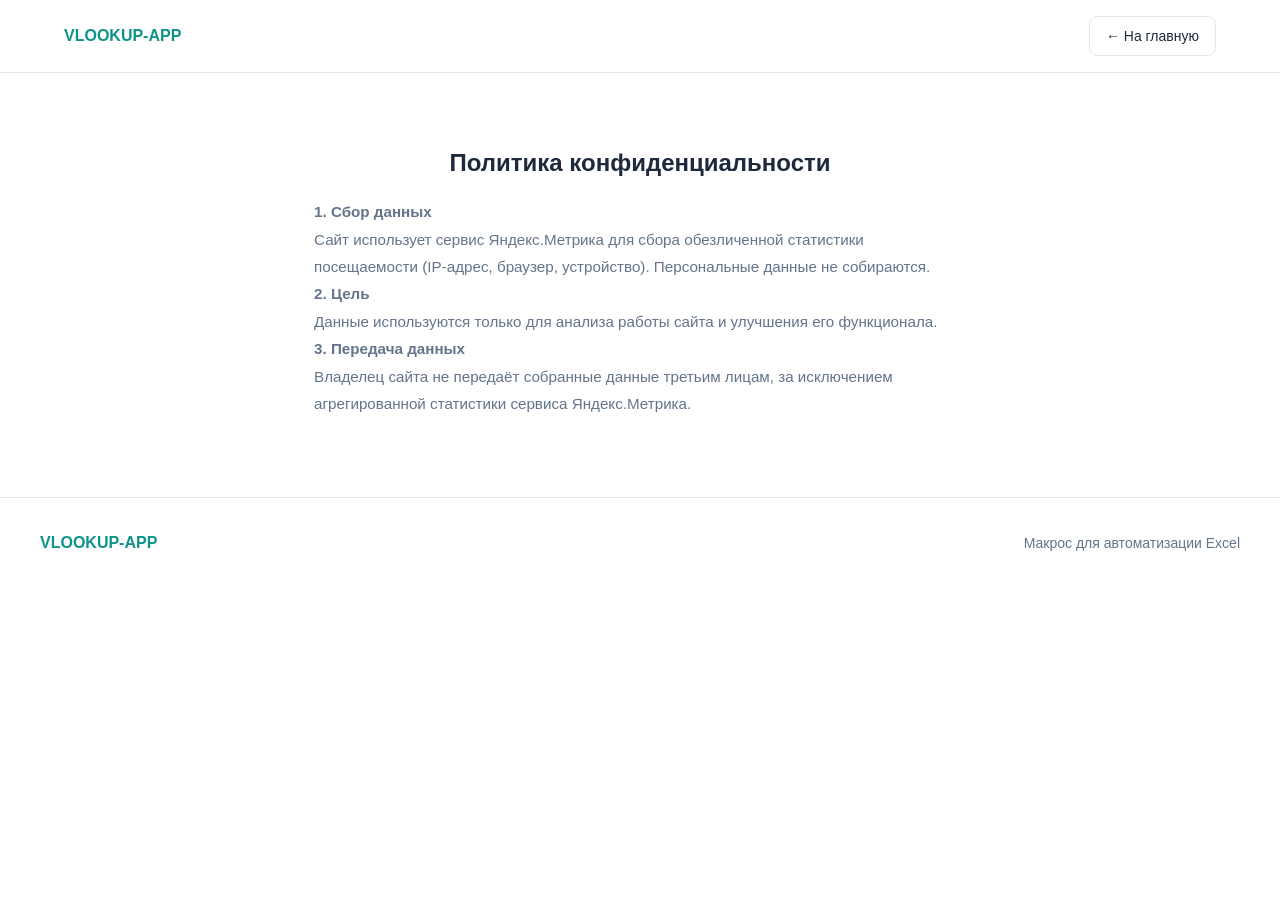
<file: privacy.html>
<!DOCTYPE html>
<html lang="ru">
<head>
    <meta charset="UTF-8">
    <meta name="viewport" content="width=device-width, initial-scale=1.0">
    <title>Политика конфиденциальности — VLOOKUP-APP</title>
    <link rel="stylesheet" href="style.css">
</head>
<body>
    <nav class="nav">
        <div class="nav-inner">
            <a href="index.html" style="color: var(--accent); font-weight: 600; text-decoration: none;">VLOOKUP-APP</a>
            <a href="index.html" class="btn-secondary" style="padding: 0.5rem 1rem; font-size: 0.875rem;">← На главную</a>
        </div>
    </nav>

    <main class="section" style="max-width: 700px; margin-top: 4rem;">
        <h1 class="section-title" style="font-size: 1.5rem;">Политика конфиденциальности</h1>
        
        <div style="color: var(--muted); line-height: 1.8; font-size: 0.95rem;">
            <p><strong>1. Сбор данных</strong><br>
            Сайт использует сервис Яндекс.Метрика для сбора обезличенной статистики посещаемости (IP-адрес, браузер, устройство). Персональные данные не собираются.</p>
            
            <p><strong>2. Цель</strong><br>
            Данные используются только для анализа работы сайта и улучшения его функционала.</p>
            
            <p><strong>3. Передача данных</strong><br>
            Владелец сайта не передаёт собранные данные третьим лицам, за исключением агрегированной статистики сервиса Яндекс.Метрика.</p>
        </div>
    </main>

    <footer class="footer">
        <div class="footer-inner">
            <div class="footer-logo">VLOOKUP-APP</div>
            <div class="footer-text">Макрос для автоматизации Excel</div>
        </div>
    </footer>
</body>
</html>
</file>
<file: style.css>
/* Основные переменные */
:root {
  --bg: #ffffff;
  --bg-elevated: #f8fafc;
  --fg: #1e293b;
  --muted: #64748b;
  --accent: #0d9488;
  --accent-dim: #0f766e;
  --success: #10b981;
  --warning: #f59e0b;
  --danger: #ef4444;
  --card: #ffffff;
  --border: #e2e8f0;
  --code-bg: #f1f5f9;
}

*, *::before, *::after {
  margin: 0;
  padding: 0;
  box-sizing: border-box;
}

html {
  overflow-x: hidden;
}

body {
  font-family: -apple-system, BlinkMacSystemFont, 'Segoe UI', Roboto, 'Helvetica Neue', Arial, sans-serif;
  background: var(--bg);
  color: var(--fg);
  line-height: 1.6;
  overflow-x: hidden;
  width: 100%;
  max-width: 100vw;
}

/* Для мобильных */
img, video, iframe, svg {
  max-width: 100%;
  height: auto;
  display: block;
}

/* Утилиты */
.container {
  width: 100%;
  max-width: 1200px;
  margin: 0 auto;
  padding: 0 1rem;
}

@media (min-width: 640px) {
  .container { padding: 0 1.5rem; }
}

/* Кнопки */
.btn-primary {
  display: inline-flex;
  align-items: center;
  gap: 0.5rem;
  background: linear-gradient(135deg, var(--accent-dim), var(--accent));
  color: white;
  font-weight: 600;
  padding: 0.75rem 1.5rem;
  border-radius: 0.5rem;
  text-decoration: none;
  border: none;
  cursor: pointer;
  transition: transform 0.2s ease, box-shadow 0.2s ease;
}

.btn-primary:hover {
  transform: translateY(-2px);
  box-shadow: 0 8px 30px rgba(13, 148, 136, 0.25);
}

.btn-secondary {
  display: inline-flex;
  align-items: center;
  gap: 0.5rem;
  background: transparent;
  border: 1px solid var(--border);
  color: var(--fg);
  font-weight: 500;
  padding: 0.75rem 1.5rem;
  border-radius: 0.5rem;
  text-decoration: none;
  cursor: pointer;
  transition: border-color 0.2s ease, color 0.2s ease;
}

.btn-secondary:hover {
  border-color: var(--accent);
  color: var(--accent);
}

/* Карточки */
.card {
  background: var(--card);
  border: 1px solid var(--border);
  border-radius: 12px;
}

.card-hover:hover {
  box-shadow: 0 4px 12px rgba(0, 0, 0, 0.1);
  transition: box-shadow 0.2s ease;
}

/* Теги */
.tag {
  display: inline-flex;
  align-items: center;
  gap: 0.5rem;
  background: rgba(13, 148, 136, 0.1);
  color: var(--accent);
  border: 1px solid rgba(13, 148, 136, 0.2);
  padding: 0.25rem 0.75rem;
  border-radius: 9999px;
  font-size: 0.875rem;
}

/* Навигация */
.nav {
  position: fixed;
  top: 0;
  left: 0;
  right: 0;
  z-index: 50;
  background: rgba(255, 255, 255, 0.95);
  backdrop-filter: blur(8px);
  border-bottom: 1px solid var(--border);
}

.nav-inner {
  display: flex;
  align-items: center;
  justify-content: space-between;
  padding: 1rem;
  max-width: 1200px;
  margin: 0 auto;
}

.nav-links {
  display: none;
  align-items: center;
  gap: 2rem;
}

@media (min-width: 768px) {
  .nav-inner { padding: 1rem 1.5rem; }
  .nav-links { display: flex; }
}

.nav-link {
  color: var(--muted);
  text-decoration: none;
  position: relative;
  transition: color 0.2s ease;
  white-space: nowrap;
}

.nav-link:hover { color: var(--fg); }

.nav-link::after {
  content: '';
  position: absolute;
  bottom: -4px;
  left: 0;
  width: 0;
  height: 2px;
  background: var(--accent);
  transition: width 0.3s ease;
}

.nav-link:hover::after { width: 100%; }

.logo {
  height: 40px;
  width: auto;
  max-width: 150px;
}

@media (min-width: 768px) {
  .logo { height: 48px; max-width: none; }
}

.mobile-menu-btn {
  display: block;
  padding: 0.5rem;
  background: none;
  border: none;
  cursor: pointer;
}

@media (min-width: 768px) {
  .mobile-menu-btn { display: none; }
}

.mobile-menu {
  display: none;
  background: white;
  border-top: 1px solid var(--border);
  padding: 1rem;
}

.mobile-menu.open { display: block; }

.mobile-menu a {
  display: block;
  padding: 0.75rem 0;
  color: var(--muted);
  text-decoration: none;
  border-bottom: 1px solid var(--border);
}

.mobile-menu a:last-child {
  border-bottom: none;
}

/* Hero секция */
.hero {
  min-height: 100vh;
  display: flex;
  align-items: center;
  padding-top: 5rem;
  background-image:
    radial-gradient(circle at 100% 0%, rgba(13, 148, 136, 0.08) 0%, transparent 50%),
    radial-gradient(circle at 0% 100%, rgba(13, 148, 136, 0.05) 0%, transparent 50%);
}

.hero-inner {
  display: grid;
  grid-template-columns: 1fr;
  gap: 2rem;
  align-items: center;
  width: 100%;
  max-width: 1200px;
  margin: 0 auto;
  padding: 2rem 1rem;
}

@media (min-width: 640px) {
  .hero-inner { padding: 3rem 1.5rem; gap: 3rem; }
}

@media (min-width: 1024px) {
  .hero-inner {
    grid-template-columns: 1fr 1fr;
  }
}

.hero h1 {
  font-size: 2rem;
  font-weight: 700;
  line-height: 1.2;
  margin-bottom: 1rem;
}

@media (min-width: 640px) {
  .hero h1 { font-size: 2.5rem; margin-bottom: 1.5rem; }
}

@media (min-width: 1024px) {
  .hero h1 { font-size: 3.5rem; }
}

.hero h1 .accent { color: var(--accent); }

.hero p {
  font-size: 1rem;
  color: var(--muted);
  margin-bottom: 1.5rem;
  line-height: 1.7;
}

@media (min-width: 640px) {
  .hero p { font-size: 1.125rem; margin-bottom: 2rem; }
}

.hero-buttons {
  display: flex;
  flex-wrap: wrap;
  gap: 0.75rem;
  margin-bottom: 1.5rem;
}

@media (min-width: 640px) {
  .hero-buttons { gap: 1rem; margin-bottom: 2rem; }
}

.hero-features {
  display: flex;
  flex-wrap: wrap;
  gap: 0.75rem;
  font-size: 0.875rem;
  color: var(--muted);
}

.hero-features span {
  display: flex;
  align-items: center;
  gap: 0.25rem;
}

.hero-features svg {
  width: 1rem;
  height: 1rem;
  color: var(--success);
}

/* Блок кода */
.code-block {
  background: var(--code-bg);
  border: 1px solid var(--border);
  border-radius: 8px;
  overflow: hidden;
  font-family: 'Consolas', 'Monaco', monospace;
}

.code-header {
  background: var(--bg-elevated);
  border-bottom: 1px solid var(--border);
  padding: 0.5rem 1rem;
  font-size: 0.75rem;
  color: var(--muted);
  display: flex;
  justify-content: space-between;
}

.code-content {
  padding: 1rem;
  font-size: 0.8rem;
  overflow-x: auto;
  line-height: 1.6;
}

@media (min-width: 640px) {
  .code-content { font-size: 0.875rem; }
}

.code-comment { color: var(--muted); }
.code-keyword { color: #d97706; }
.code-function { color: var(--accent); }

/* Секции */
.section {
  padding: 3rem 1rem;
  max-width: 1200px;
  margin: 0 auto;
}

@media (min-width: 640px) {
  .section { padding: 4rem 1.5rem; }
}

@media (min-width: 1024px) {
  .section { padding: 5rem 1.5rem; }
}

.section-alt {
  background: var(--bg-elevated);
}

.section-title {
  font-size: 1.75rem;
  font-weight: 700;
  text-align: center;
  margin-bottom: 1rem;
}

@media (min-width: 640px) {
  .section-title { font-size: 2rem; }
}

@media (min-width: 1024px) {
  .section-title { font-size: 2.5rem; }
}

.section-subtitle {
  text-align: center;
  color: var(--muted);
  max-width: 600px;
  margin: 0 auto 3rem;
  font-size: 0.95rem;
}

@media (min-width: 640px) {
  .section-subtitle { margin-bottom: 4rem; }
}

/* История */
.story-card {
  background: var(--card);
  border: 1px solid var(--border);
  border-radius: 12px;
  padding: 1.5rem;
  max-width: 900px;
  margin: 0 auto;
}

@media (min-width: 640px) {
  .story-card { padding: 2rem; }
}

.story-header {
  display: flex;
  align-items: flex-start;
  gap: 1rem;
  margin-bottom: 1.5rem;
}

.story-icon {
  width: 48px;
  height: 48px;
  border-radius: 50%;
  background: rgba(13, 148, 136, 0.1);
  display: flex;
  align-items: center;
  justify-content: center;
  flex-shrink: 0;
}

.story-icon svg {
  width: 24px;
  height: 24px;
  color: var(--accent);
}

.story-card p {
  margin-bottom: 1rem;
  color: var(--muted);
  font-size: 0.95rem;
}

.story-card p:last-child {
  margin-bottom: 0;
  color: var(--accent);
  font-weight: 500;
}

/* Сетка фич */
.features-grid {
  display: grid;
  grid-template-columns: 1fr;
  gap: 1rem;
}

@media (min-width: 640px) {
  .features-grid { gap: 1.5rem; }
}

@media (min-width: 768px) {
  .features-grid { grid-template-columns: repeat(2, 1fr); }
}

@media (min-width: 1024px) {
  .features-grid { grid-template-columns: repeat(3, 1fr); }
}

.feature-card {
  background: var(--card);
  border: 1px solid var(--border);
  border-radius: 12px;
  padding: 1.25rem;
}

@media (min-width: 640px) {
  .feature-card { padding: 1.5rem; }
}

.feature-card:hover {
  box-shadow: 0 4px 12px rgba(0, 0, 0, 0.08);
  transition: box-shadow 0.2s ease;
}

.feature-icon {
  width: 48px;
  height: 48px;
  background: rgba(13, 148, 136, 0.1);
  border-radius: 10px;
  display: flex;
  align-items: center;
  justify-content: center;
  margin-bottom: 1rem;
}

.feature-icon svg {
  width: 24px;
  height: 24px;
  color: var(--accent);
}

.feature-card h3 {
  font-size: 1.1rem;
  font-weight: 600;
  margin-bottom: 0.5rem;
}

.feature-card p {
  font-size: 0.875rem;
  color: var(--muted);
}

/* Примеры */
.examples-grid {
  display: grid;
  grid-template-columns: 1fr;
  gap: 1.5rem;
}

@media (min-width: 1024px) {
  .examples-grid { grid-template-columns: repeat(2, 1fr); gap: 2rem; }
}

.example-card {
  background: var(--card);
  border: 1px solid var(--border);
  border-radius: 12px;
  padding: 1.25rem;
}

@media (min-width: 640px) {
  .example-card { padding: 1.5rem; }
}

.example-card h3 {
  font-size: 1.1rem;
  font-weight: 600;
  margin-bottom: 1rem;
  display: flex;
  align-items: center;
  gap: 0.5rem;
}

.example-bad {
  background: rgba(239, 68, 68, 0.08);
  border-left: 3px solid var(--danger);
  padding: 0.75rem;
  margin-bottom: 0.75rem;
  border-radius: 0 8px 8px 0;
  overflow-x: auto;
}

.example-good {
  background: rgba(16, 185, 129, 0.08);
  border-left: 3px solid var(--success);
  padding: 0.75rem;
  margin-bottom: 0.75rem;
  border-radius: 0 8px 8px 0;
  overflow-x: auto;
}

.example-accent {
  background: rgba(13, 148, 136, 0.1);
  border-left: 3px solid var(--accent);
  padding: 0.75rem;
  margin-bottom: 0.75rem;
  border-radius: 0 8px 8px 0;
  overflow-x: auto;
}

.example-card code {
  font-family: 'Consolas', 'Monaco', monospace;
  font-size: 0.8rem;
  white-space: pre-wrap;
  word-break: break-word;
}

@media (min-width: 640px) {
  .example-card code { font-size: 0.875rem; white-space: pre; }
}

.example-card p {
  font-size: 0.875rem;
  color: var(--muted);
  margin-top: 1rem;
}

/* Табы */
.tabs {
  display: flex;
  flex-wrap: wrap;
  gap: 0.5rem;
  padding-bottom: 1rem;
  border-bottom: 1px solid var(--border);
  margin-bottom: 1.5rem;
}

@media (min-width: 640px) {
  .tabs { margin-bottom: 2rem; }
}

.tab-btn {
  padding: 0.5rem 1rem;
  border-radius: 8px;
  font-size: 0.85rem;
  font-weight: 500;
  background: white;
  border: 1px solid var(--border);
  cursor: pointer;
  transition: background 0.2s ease, color 0.2s ease;
  white-space: nowrap;
}

.tab-btn:hover {
  border-color: var(--accent);
}

.tab-btn.active {
  background: var(--accent);
  color: white;
  border-color: var(--accent);
}

.tab-content {
  display: none;
}

.tab-content.active {
  display: block;
}

/* Шаги */
.steps-grid {
  display: grid;
  grid-template-columns: 1fr;
  gap: 1rem;
}

@media (min-width: 640px) {
  .steps-grid { gap: 1.5rem; }
}

@media (min-width: 768px) {
  .steps-grid { grid-template-columns: repeat(3, 1fr); }
}

.step-card {
  background: var(--card);
  border: 1px solid var(--border);
  border-radius: 12px;
  padding: 1.25rem;
}

@media (min-width: 640px) {
  .step-card { padding: 1.5rem; }
}

.step-number {
  width: 48px;
  height: 48px;
  border-radius: 50%;
  background: rgba(13, 148, 136, 0.1);
  display: flex;
  align-items: center;
  justify-content: center;
  font-weight: 700;
  font-size: 1.25rem;
  color: var(--accent);
  margin-bottom: 1rem;
}

.step-card h3 {
  font-size: 1.1rem;
  font-weight: 600;
  margin-bottom: 0.75rem;
}

.step-card p {
  font-size: 0.875rem;
  color: var(--muted);
  margin-bottom: 1rem;
}

.step-card ul {
  list-style: none;
  font-size: 0.875rem;
  color: var(--muted);
}

.step-card li {
  display: flex;
  align-items: flex-start;
  gap: 0.5rem;
  margin-bottom: 0.5rem;
}

.step-card li svg {
  width: 1rem;
  height: 1rem;
  color: var(--success);
  flex-shrink: 0;
  margin-top: 0.125rem;
}

.step-note {
  background: rgba(13, 148, 136, 0.05);
  border: 1px solid rgba(13, 148, 136, 0.2);
  border-radius: 8px;
  padding: 0.75rem;
  font-size: 0.75rem;
  color: var(--accent);
  margin-top: 1rem;
}

/* Лайфхак */
.lifehack {
  background: var(--card);
  border: 1px solid var(--border);
  border-left: 4px solid var(--warning);
  border-radius: 12px;
  padding: 1.25rem;
  margin-top: 1.5rem;
}

@media (min-width: 640px) {
  .lifehack { padding: 1.5rem; margin-top: 2rem; }
}

.lifehack h4 {
  font-weight: 600;
  margin-bottom: 0.5rem;
  display: flex;
  align-items: center;
  gap: 0.5rem;
}

.lifehack h4 svg {
  width: 20px;
  height: 20px;
  color: var(--warning);
}

.lifehack p {
  font-size: 0.875rem;
  color: var(--muted);
}

/* Таблица */
.table-wrapper {
  overflow-x: auto;
  -webkit-overflow-scrolling: touch;
}

.table-styled {
  width: 100%;
  min-width: 500px;
  border-collapse: collapse;
  font-size: 0.85rem;
}

.table-styled th {
  background: var(--bg-elevated);
  border-bottom: 2px solid var(--accent);
  text-align: left;
  padding: 0.75rem;
  font-weight: 500;
  white-space: nowrap;
}

.table-styled td {
  border-bottom: 1px solid var(--border);
  padding: 0.75rem;
  color: var(--muted);
}

.table-styled tr:hover td {
  background: rgba(13, 148, 136, 0.03);
}

.table-styled code {
  font-family: 'Consolas', 'Monaco', monospace;
  color: var(--fg);
  font-size: 0.8rem;
}

.table-warning {
  background: rgba(239, 68, 68, 0.05);
  border-top: 1px solid rgba(239, 68, 68, 0.2);
  padding: 1rem;
  font-size: 0.875rem;
  color: var(--danger);
}

/* Аккордеон */
.accordion {
  background: var(--card);
  border: 1px solid var(--border);
  border-radius: 12px;
  margin-top: 1.5rem;
}

.accordion-toggle {
  display: flex;
  align-items: center;
  justify-content: space-between;
  padding: 1rem;
  border-bottom: 1px solid var(--border);
  cursor: pointer;
  font-weight: 600;
  font-size: 0.95rem;
}

.accordion-toggle:last-child {
  border-bottom: none;
}

.accordion-icon {
  width: 20px;
  height: 20px;
  transition: transform 0.3s ease;
  flex-shrink: 0;
}

.accordion-toggle.open .accordion-icon {
  transform: rotate(180deg);
}

.accordion-content {
  max-height: 0;
  overflow: hidden;
  transition: max-height 0.4s ease;
}

.accordion-content.open {
  max-height: 500px;
}

.accordion-inner {
  padding: 1rem;
  font-size: 0.875rem;
  color: var(--muted);
}

.accordion-inner p {
  margin-bottom: 1rem;
}

.accordion-inner ul {
  margin-left: 1rem;
}

.accordion-inner li {
  margin-bottom: 0.5rem;
}

/* Безопасность */
.security-section {
  max-width: 900px;
  margin: 0 auto;
}

.security-card {
  background: var(--card);
  border: 1px solid var(--border);
  border-radius: 12px;
  padding: 1.25rem;
  margin-bottom: 1.5rem;
}

@media (min-width: 640px) {
  .security-card { padding: 1.5rem; margin-bottom: 2rem; }
}

.security-card.border-success {
  border-left: 4px solid var(--success);
}

.security-card.border-accent {
  border-left: 4px solid var(--accent);
}

.security-card h3 {
  font-size: 1.1rem;
  font-weight: 600;
  margin-bottom: 1rem;
  display: flex;
  align-items: center;
  gap: 0.5rem;
}

.security-card h3 svg {
  width: 20px;
  height: 20px;
  color: var(--accent);
}

.security-card ul {
  list-style: none;
}

.security-card li {
  display: flex;
  align-items: flex-start;
  gap: 0.75rem;
  margin-bottom: 0.75rem;
  color: var(--muted);
  font-size: 0.9rem;
}

.security-card li svg {
  width: 20px;
  height: 20px;
  color: var(--success);
  flex-shrink: 0;
  margin-top: 0.125rem;
}

.security-check {
  background: var(--bg);
  border-radius: 8px;
  padding: 1rem;
  margin-bottom: 1rem;
}

.security-check h4 {
  font-weight: 500;
  margin-bottom: 0.5rem;
  font-size: 0.95rem;
}

.security-check p,
.security-check ul {
  font-size: 0.875rem;
  color: var(--muted);
}

.security-check ul {
  margin-left: 1rem;
  margin-top: 0.5rem;
}

.security-check a {
  color: var(--accent);
}

/* Бонус */
.bonus-grid {
  display: grid;
  grid-template-columns: 1fr;
  gap: 1.5rem;
  align-items: flex-start;
}

@media (min-width: 1024px) {
  .bonus-grid { grid-template-columns: 1fr 1fr; gap: 2rem; }
}

.bonus-card {
  background: var(--card);
  border: 1px solid var(--border);
  border-radius: 12px;
  padding: 1.25rem;
  margin-bottom: 1rem;
}

@media (min-width: 640px) {
  .bonus-card { padding: 1.5rem; margin-bottom: 1.5rem; }
}

.bonus-card h3 {
  font-size: 1.1rem;
  font-weight: 600;
  margin-bottom: 1rem;
}

.bonus-card p {
  font-size: 0.875rem;
  color: var(--muted);
  margin-bottom: 1rem;
}

.bonus-card ul {
  list-style: none;
  font-size: 0.875rem;
  color: var(--muted);
}

.bonus-card li {
  display: flex;
  align-items: flex-start;
  gap: 0.5rem;
  margin-bottom: 0.75rem;
}

.bonus-card li svg {
  width: 1rem;
  height: 1rem;
  color: var(--success);
  flex-shrink: 0;
  margin-top: 0.125rem;
}

.bonus-card li.accent-item svg {
  color: var(--accent);
}

/* Скачать */
.download-card {
  background: var(--card);
  border: 1px solid var(--border);
  border-radius: 12px;
  padding: 1.5rem;
  text-align: center;
  max-width: 600px;
  margin: 0 auto;
}

@media (min-width: 640px) {
  .download-card { padding: 2rem; }
}

.download-card h2 {
  font-size: 1.5rem;
  font-weight: 700;
  margin-bottom: 1rem;
}

@media (min-width: 640px) {
  .download-card h2 { font-size: 1.875rem; }
}

.download-card p {
  color: var(--muted);
  margin-bottom: 1.5rem;
  font-size: 0.95rem;
}

@media (min-width: 640px) {
  .download-card p { margin-bottom: 2rem; }
}

/* Контакты */
.contact-grid {
  display: grid;
  grid-template-columns: 1fr;
  gap: 1rem;
  margin-bottom: 1.5rem;
}

@media (min-width: 640px) {
  .contact-grid { gap: 1.5rem; margin-bottom: 2rem; }
}

@media (min-width: 768px) {
  .contact-grid { grid-template-columns: 1fr 1fr; }
}

.contact-card {
  background: var(--card);
  border: 1px solid var(--border);
  border-radius: 12px;
  padding: 1.25rem;
}

@media (min-width: 640px) {
  .contact-card { padding: 1.5rem; }
}

.contact-card h3 {
  font-weight: 600;
  margin-bottom: 1rem;
  font-size: 1.05rem;
}

.contact-card ul {
  list-style: none;
  font-size: 0.875rem;
  color: var(--muted);
}

.contact-card li {
  margin-bottom: 0.5rem;
}

.contact-note {
  background: var(--card);
  border: 1px solid var(--border);
  border-left: 4px solid var(--accent);
  border-radius: 12px;
  padding: 1.25rem;
}

@media (min-width: 640px) {
  .contact-note { padding: 1.5rem; }
}

.contact-note p {
  margin-bottom: 1rem;
  font-size: 0.95rem;
}

.contact-buttons {
  display: flex;
  flex-wrap: wrap;
  gap: 0.75rem;
}

@media (min-width: 640px) {
  .contact-buttons { gap: 1rem; }
}

/* Футер */
.footer {
  border-top: 1px solid var(--border);
  padding: 1.5rem 1rem;
}

@media (min-width: 640px) {
  .footer { padding: 2rem 1.5rem; }
}

.footer-inner {
  display: flex;
  flex-wrap: wrap;
  align-items: center;
  justify-content: center;
  gap: 1rem;
  max-width: 1200px;
  margin: 0 auto;
  text-align: center;
}

@media (min-width: 768px) {
  .footer-inner {
    justify-content: space-between;
    text-align: left;
  }
}

.footer-logo {
  color: var(--accent);
  font-weight: 600;
}

.footer-text {
  font-size: 0.875rem;
  color: var(--muted);
}

/* Анимации */
.fade-in {
  opacity: 0;
  transform: translateY(20px);
  transition: opacity 0.6s ease, transform 0.6s ease;
}

.fade-in.visible {
  opacity: 1;
  transform: translateY(0);
}

.scroll-indicator {
  position: absolute;
  bottom: 2rem;
  left: 50%;
  transform: translateX(-50%);
  animation: bounce 2s infinite;
}

@keyframes bounce {
  0%, 20%, 50%, 80%, 100% { transform: translateX(-50%) translateY(0); }
  40% { transform: translateX(-50%) translateY(-10px); }
  60% { transform: translateX(-50%) translateY(-5px); }
}

/* Уважение настроек пользователя */
@media (prefers-reduced-motion: reduce) {
  .fade-in {
    opacity: 1;
    transform: none;
    transition: none;
  }
  
  .btn-primary:hover {
    transform: none;
  }
  
  .scroll-indicator {
    animation: none;
  }
  
  .accordion-icon {
    transition: none;
  }
}
</file>
